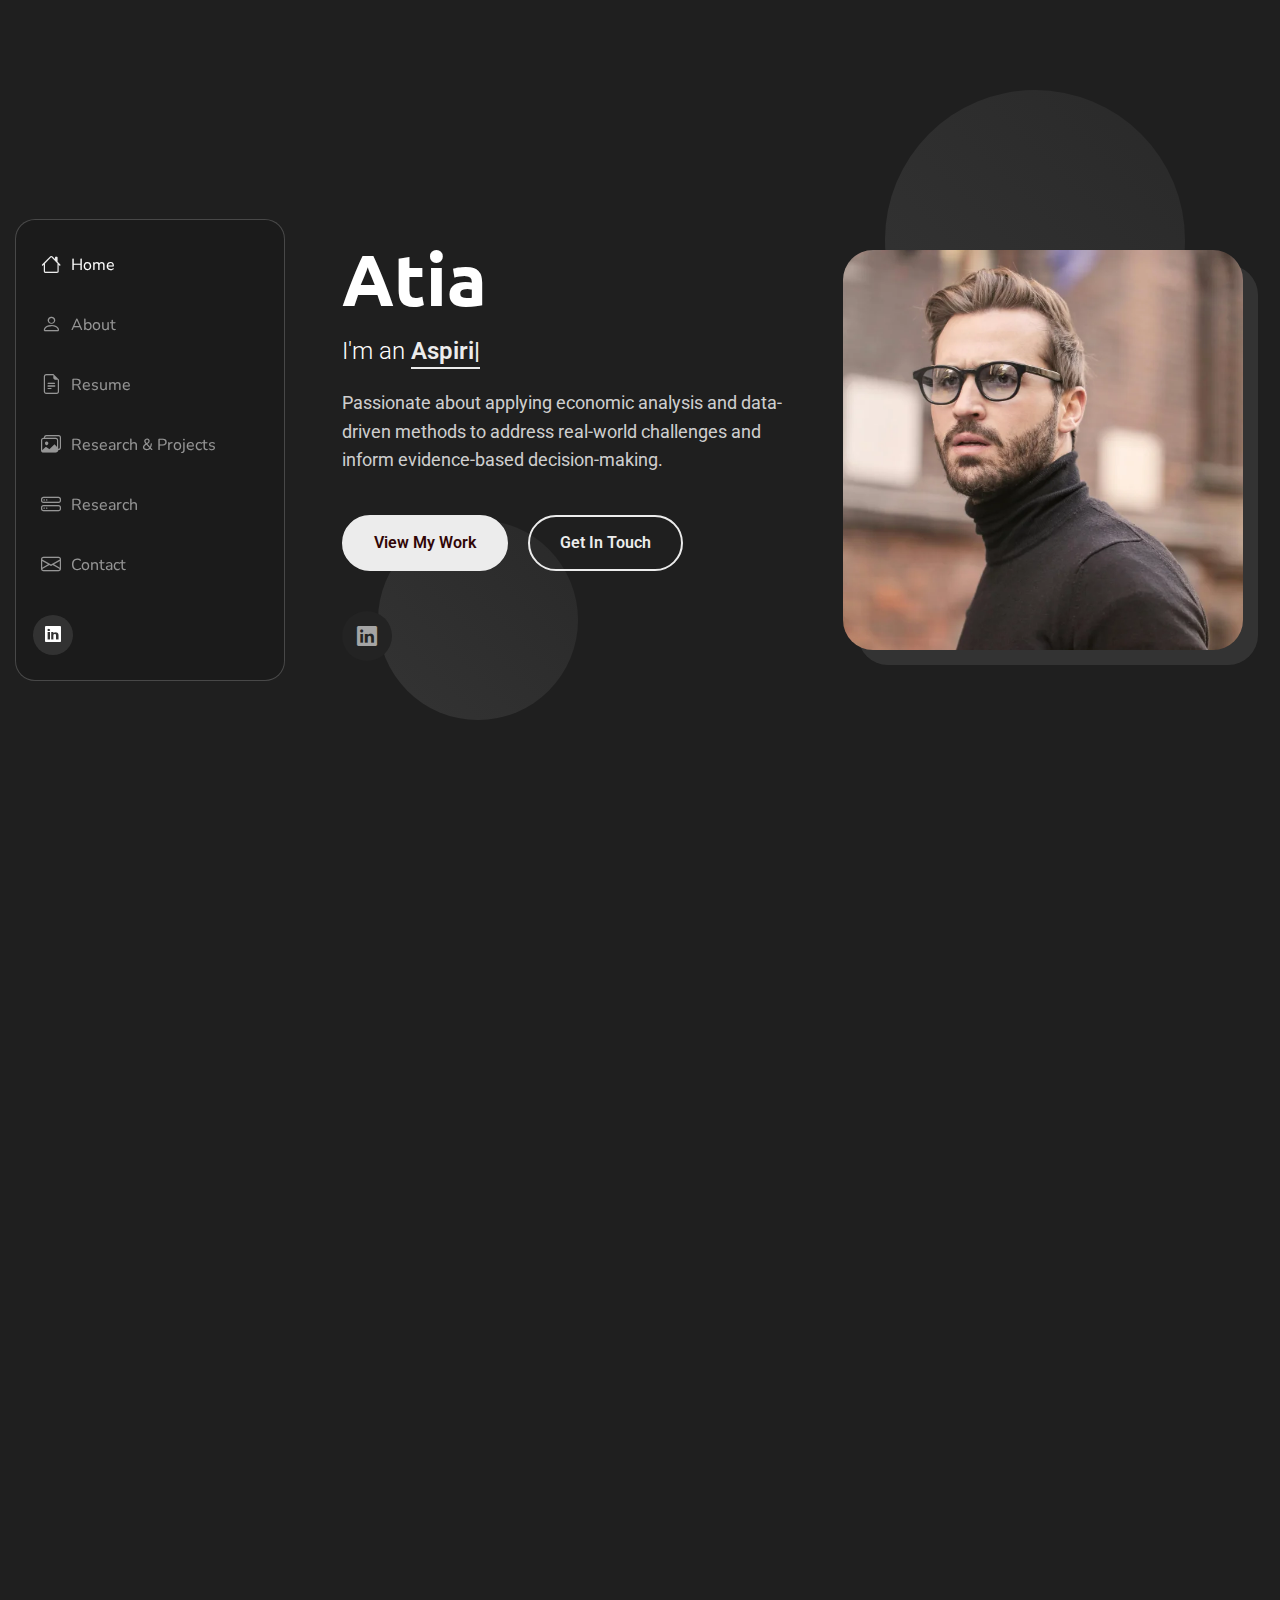
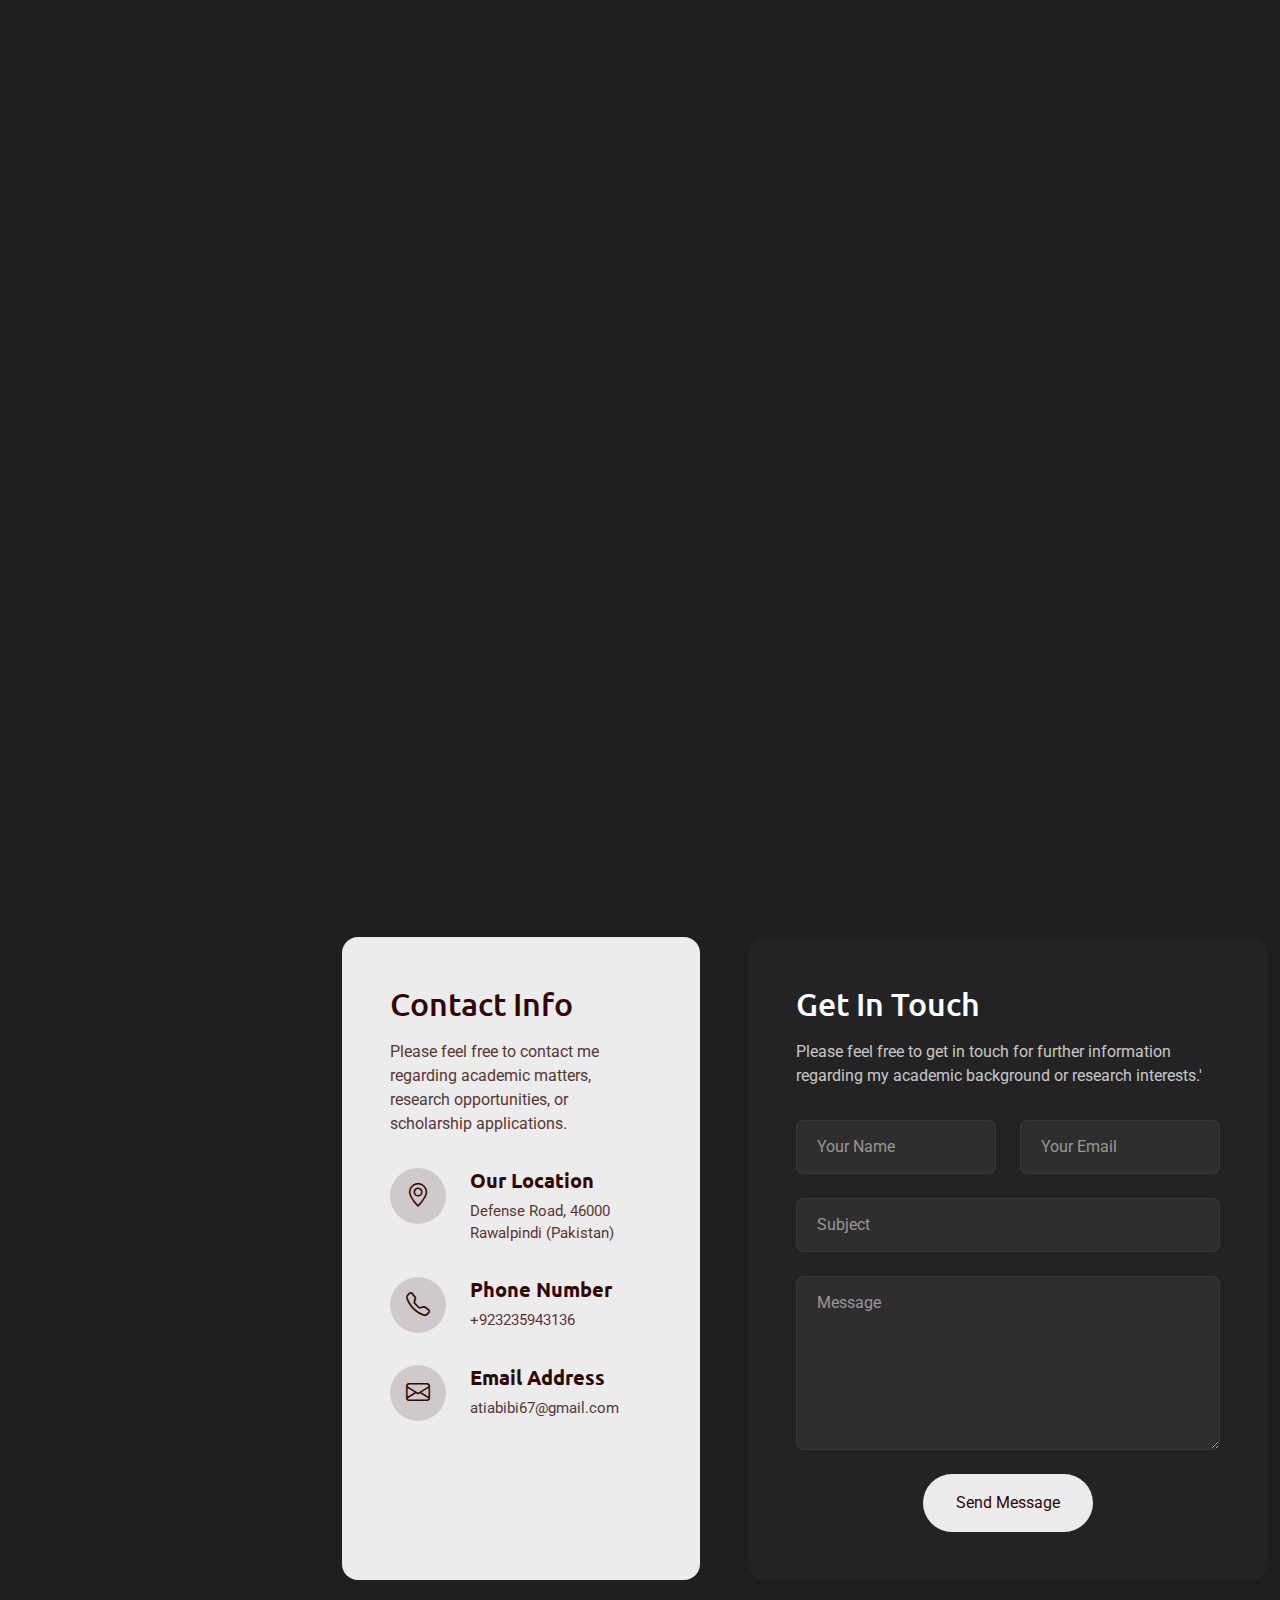
<file: index.html>
<!DOCTYPE html>
<html lang="en">
  <head>
    <meta charset="utf-8" />
    <meta content="width=device-width, initial-scale=1.0" name="viewport" />
    <title>Atia Bibi</title>
    <meta name="description" content="" />
    <meta name="keywords" content="" />
    <link href="assets/img/favicon.png" rel="icon" />
    <link href="assets/img/apple-touch-icon.png" rel="apple-touch-icon" />
    <link href="https://fonts.googleapis.com" rel="preconnect" />
    <link href="https://fonts.gstatic.com" rel="preconnect" crossorigin />
    <link
      href="https://fonts.googleapis.com/css2?family=Roboto:ital,wght@0,100;0,300;0,400;0,500;0,700;0,900;1,100;1,300;1,400;1,500;1,700;1,900&family=Ubuntu:ital,wght@0,300;0,400;0,500;0,700;1,300;1,400;1,500;1,700&family=Nunito:ital,wght@0,200;0,300;0,400;0,500;0,600;0,700;0,800;0,900;1,200;1,300;1,400;1,500;1,600;1,700;1,800;1,900&display=swap"
      rel="stylesheet"
    />
    <link
      href="assets/vendor/bootstrap/css/bootstrap.min.css"
      rel="stylesheet"
    />
    <link
      href="assets/vendor/bootstrap-icons/bootstrap-icons.css"
      rel="stylesheet"
    />
    <link href="assets/vendor/aos/aos.css" rel="stylesheet" />
    <link
      href="assets/vendor/glightbox/css/glightbox.min.css"
      rel="stylesheet"
    />
    <link href="assets/vendor/swiper/swiper-bundle.min.css" rel="stylesheet" />
    <link href="assets/css/main.css" rel="stylesheet" />
  </head>

  <body class="index-page">
    <header
      id="header"
      class="header dark-background d-flex flex-column justify-content-center"
    >
      <i class="header-toggle d-xl-none bi bi-list"></i>

      <div class="header-container d-flex flex-column align-items-start">
        <nav id="navmenu" class="navmenu">
          <ul>
            <li>
              <a href="#hero" class="active"
                ><i class="bi bi-house navicon"></i>Home</a
              >
            </li>
            <li>
              <a href="#about"><i class="bi bi-person navicon"></i> About</a>
            </li>
            <li>
              <a href="#resume"
                ><i class="bi bi-file-earmark-text navicon"></i> Resume</a
              >
            </li>
            <li>
              <a href="#Research&Projects"
                ><i class="bi bi-images navicon"></i> Research & Projects</a
              >
            </li>
            <li>
              <a href="service-details.html"
                ><i class="bi bi-hdd-stack navicon"></i> Research</a
              >
            </li>
            <li>
              <a href="#contact"
                ><i class="bi bi-envelope navicon"></i> Contact</a
              >
            </li>
          </ul>
        </nav>

        <div class="social-links text-center">
          <a
            href="https://www.linkedin.com/in/atia-bibi-6194b524a?utm_source=share&utm_campaign=share_via&utm_content=profile&utm_medium=android_app"
            class="linkedin"
            ><i class="bi bi-linkedin"></i
          ></a>
        </div>
      </div>
    </header>

    <main class="main">
      <!-- Hero Section -->
      <section id="hero" class="hero section">
        <div class="background-elements">
          <div class="bg-circle circle-1"></div>
          <div class="bg-circle circle-2"></div>
        </div>

        <div class="hero-content">
          <div class="container">
            <div class="row align-items-center">
              <div class="col-lg-6" data-aos="fade-right" data-aos-delay="100">
                <div class="hero-text">
                  <h1>Atia</h1>
                  <p class="lead">
                    I'm an
                    <span
                      class="typed"
                      data-typed-items="Aspiring Economic Analyst"
                    ></span>
                  </p>
                  <p class="description">
                    Passionate about applying economic analysis and data-driven
                    methods to address real-world challenges and inform
                    evidence-based decision-making.
                  </p>

                  <div class="hero-actions">
                    <a href="#Research&Projects" class="btn btn-primary"
                      >View My Work</a
                    >
                    <a href="#contact" class="btn btn-outline">Get In Touch</a>
                  </div>

                  <div class="social-links">
                    <a
                      href="https://www.linkedin.com/in/atia-bibi-6194b524a?utm_source=share&utm_campaign=share_via&utm_content=profile&utm_medium=android_app"
                      ><i class="bi bi-linkedin"></i
                    ></a>
                  </div>
                </div>
              </div>

              <div class="col-lg-6" data-aos="fade-left" data-aos-delay="200">
                <div class="hero-visual">
                  <div class="profile-container">
                    <div class="profile-background"></div>
                    <img
                      src="assets/img/profile/profile-2.webp"
                      alt="Alexander Chen"
                      class="profile-image"
                    />
                  </div>
                </div>
              </div>
            </div>
          </div>
        </div>
      </section>
      <!-- /Hero Section -->

      <!-- About Section -->
      <section id="about" class="about section">
        <div class="container" data-aos="fade-up" data-aos-delay="100">
          <div class="row">
            <div class="col-lg-5" data-aos="zoom-in" data-aos-delay="200">
              <div class="profile-card">
                <div class="profile-header">
                  <div class="profile-image">
                    <img
                      src="assets/img/profile/profile-square-3.webp"
                      alt="Profile Image"
                      class="img-fluid"
                    />
                  </div>
                  <div class="profile-badge">
                    <i class="bi bi-check-circle-fill"></i>
                  </div>
                </div>

                <div class="profile-content">
                  <h3>Atia Bibi</h3>
                  <p class="profession">Aspiring Economic Analyst</p>

                  <div class="contact-links">
                    <a href="mailto:atiabibi67@gmail.com" class="contact-item">
                      <i class="bi bi-envelope"></i>
                      atiabibi67@gmail.com
                    </a>
                    <a href="tel:+923235943136" class="contact-item">
                      <i class="bi bi-telephone"></i>
                      +923235943136
                    </a>
                    <a href="#" class="contact-item">
                      <i class="bi bi-geo-alt"></i>
                      Defense Road, 46000 Rawalpindi (Pakistan)
                    </a>
                  </div>
                </div>
              </div>
            </div>

            <div class="col-lg-7" data-aos="fade-left" data-aos-delay="300">
              <div class="about-content">
                <div class="section-header">
                  <span class="badge-text">Get to Know Me</span>
                  <h2>Passionate About Data-Driven Economic Analysis</h2>
                </div>

                <div class="description">
                  <p>
                    I am an Economics graduate with a strong academic interest
                    in data analytics, quantitative research, and sustainable
                    development. My work focuses on applying statistical and
                    economic models to analyze development outcomes,
                    profitability, and policy-relevant indicators.
                  </p>

                  <p>
                    I have experience working with real datasets, developing
                    KPI-based dashboards, and conducting research on renewable
                    energy, sustainable development indices, and economic
                    performance. I am currently seeking scholarship
                    opportunities to further my academic training and research
                    capacity at the postgraduate level.
                  </p>
                </div>

                <div class="details-grid">
                  <div class="detail-row">
                    <div class="detail-item">
                      <span class="detail-label">Experience Level</span>
                      <span class="detail-value"> Mid-Level</span>
                    </div>
                  </div>
                  <div class="detail-row">
                    <div class="detail-item">
                      <span class="detail-label">Education</span>
                      <span class="detail-value">Bachelor’s in Economics</span>
                    </div>
                    <div class="detail-item">
                      <span class="detail-label">Languages</span>
                      <span class="detail-value">English, Urdu</span>
                    </div>
                  </div>
                </div>

                <div class="cta-section">
                  <a href="#" class="btn btn-primary">
                    <i class="bi bi-download"></i>
                    Download Resume
                  </a>
                  <a href="#" class="btn btn-outline">
                    <i class="bi bi-chat-dots"></i>
                    Let's Talk
                  </a>
                </div>
              </div>
            </div>
          </div>
        </div>
      </section>
      <!-- /About Section -->

      <!-- Stats Section -->
      <section id="stats" class="stats section light-background">
        <div class="container" data-aos="fade-up" data-aos-delay="100">
          <div class="row justify-content-center">
            <div class="col-lg-10">
              <div class="stats-wrapper">
                <div class="stats-item" data-aos="zoom-in" data-aos-delay="100">
                  <div class="icon-wrapper">
                    <i class="bi bi-bar-chart-line"></i>
                  </div>
                  <p>Stata</p>
                </div>
                <!-- End Stats Item -->

                <div class="stats-item" data-aos="zoom-in" data-aos-delay="150">
                  <div class="icon-wrapper">
                    <i class="bi bi-graph-up"></i>
                  </div>
                  <p>Eviews</p>
                </div>
                <!-- End Stats Item -->

                <div class="stats-item" data-aos="zoom-in" data-aos-delay="200">
                  <div class="icon-wrapper">
                    <i class="bi bi-clipboard-data"></i>
                  </div>
                  <p>SPSS</p>
                </div>
                <!-- End Stats Item -->

                <div class="stats-item" data-aos="zoom-in" data-aos-delay="250">
                  <div class="icon-wrapper">
                    <i class="bi bi-code-slash"></i>
                  </div>
                  <p>Python</p>
                </div>
                <!-- End Stats Item -->

                <div class="stats-item" data-aos="zoom-in" data-aos-delay="300">
                  <div class="icon-wrapper">
                    <i class="bi bi-pie-chart"></i>
                  </div>
                  <p>Power BI</p>
                </div>
                <!-- End Stats Item -->
              </div>
            </div>
          </div>
        </div>
      </section>
      <!-- /Stats Section -->

      <!-- Skills Section -->
      <section id="skills" class="skills section">
        <!-- Section Title -->
        <div class="container section-title" data-aos="fade-up">
          <h2>Skills</h2>
          <p>
            Skilled in quantitative and qualitative economic analysis,
            time-series & panel data, and forecasting economic indicators.
            Proficient in STATA, EViews, SPSS, Python, and Power BI for
            data-driven research and reporting.
          </p>
        </div>
        <!-- End Section Title -->

        <div class="container" data-aos="fade-up" data-aos-delay="100">
          <div class="row justify-content-center">
            <div class="col-lg-8">
              <div
                class="skills-category"
                data-aos="fade-up"
                data-aos-delay="200"
              >
                <h3>Analytical Expertise</h3>
                <div class="skills-animation">
                  <div class="skill-item">
                    <div
                      class="d-flex justify-content-between align-items-center"
                    >
                      <h4>Time Series Data Analysis</h4>
                      <span class="skill-percentage">95%</span>
                    </div>
                    <div class="progress">
                      <div
                        class="progress-bar"
                        role="progressbar"
                        aria-valuenow="95"
                        aria-valuemin="0"
                        aria-valuemax="100"
                      ></div>
                    </div>
                    <div class="skill-tooltip">
                      Time-series data, Panel data, Correlation, Forecasting
                      economic indicators, Testing long-run relationships
                    </div>
                  </div>

                  <div class="skill-item">
                    <div
                      class="d-flex justify-content-between align-items-center"
                    >
                      <h4>Panel Data Analysis</h4>
                      <span class="skill-percentage">90%</span>
                    </div>
                    <div class="progress">
                      <div
                        class="progress-bar"
                        role="progressbar"
                        aria-valuenow="90"
                        aria-valuemin="0"
                        aria-valuemax="100"
                      ></div>
                    </div>
                    <div class="skill-tooltip">
                      Panel data econometrics, Correlation, Cross-sectional
                      dependence tests, Unit root tests, Regression, interaction
                      effects, robustness checks, Causal analysis
                    </div>
                  </div>

                  <div class="skill-item">
                    <div
                      class="d-flex justify-content-between align-items-center"
                    >
                      <h4>Qualitative Data Analysis</h4>
                      <span class="skill-percentage">90%</span>
                    </div>
                    <div class="progress">
                      <div
                        class="progress-bar"
                        role="progressbar"
                        aria-valuenow="90"
                        aria-valuemin="0"
                        aria-valuemax="100"
                      ></div>
                    </div>
                    <div class="skill-tooltip">
                      Survey data analysis, Descriptive statistics (means,
                      percentages), Hypothesis testing (t-test, ANOVA,
                      chi-square), Reliability tests (Cronbach’s alpha)
                    </div>
                  </div>

                  <div class="skill-item">
                    <div
                      class="d-flex justify-content-between align-items-center"
                    >
                      <h4>Interactive Reports for Insight</h4>
                      <span class="skill-percentage">90%</span>
                    </div>
                    <div class="progress">
                      <div
                        class="progress-bar"
                        role="progressbar"
                        aria-valuenow="90"
                        aria-valuemin="0"
                        aria-valuemax="100"
                      ></div>
                    </div>
                    <div class="skill-tooltip">
                      Dashboards and charts, Trend comparison, Policy and
                      business reporting, Presenting results clearly
                    </div>
                  </div>
                </div>
              </div>
            </div>
          </div>
        </div>
      </section>
      <!-- /Skills Section -->

      <!-- Resume Section -->
      <section id="resume" class="resume section">
        <!-- Section Title -->
        <div class="container section-title" data-aos="fade-up">
          <h2>Resume</h2>
          <p>
            Economics graduate & data analyst with experience in time-series and
            panel data, forecasting, and data-driven research.
          </p>
        </div>
        <!-- End Section Title -->

        <div class="container" data-aos="fade-up" data-aos-delay="100">
          <div class="row gy-4">
            <!-- Left column with summary and contact -->
            <div class="col-lg-4">
              <div
                class="resume-side"
                data-aos="fade-right"
                data-aos-delay="100"
              >
                <div class="profile-img mb-4">
                  <img
                    src="assets/img/profile/profile-square-2.webp"
                    alt="Profile"
                    class="img-fluid rounded"
                  />
                </div>

                <h3>Professional Summary</h3>
                <p>
                  I am an Economics graduate and data analyst with a strong
                  foundation in quantitative and qualitative research methods.
                  My academic and professional work focuses on applying economic
                  theory, econometrics, and data analytics to real-world policy
                  and business problems. I have experience working with
                  time-series and panel data, survey analysis, forecasting, and
                  performance analytics, and I enjoy translating data into
                  actionable insights.
                </p>

                <h3 class="mt-4">Contact Information</h3>
                <ul class="contact-info list-unstyled">
                  <li>
                    <i class="bi bi-geo-alt"></i> Defense Road, 46000 Rawalpindi
                    (Pakistan)
                  </li>
                  <li><i class="bi bi-envelope"></i>atiabibi67@gmail.com</li>
                  <li><i class="bi bi-phone"></i> +923235943136</li>
                  <li>
                    <i class="bi bi-linkedin"></i>
                    https://www.linkedin.com/in/atia-bibi-6194b524a
                  </li>
                </ul>

                <div class="skills-animation mt-4">
                  <h3>Technical Skills</h3>
                  <div class="skill-item">
                    <div class="d-flex justify-content-between">
                      <span>Time Series Data Analysis</span>
                      <span>95%</span>
                    </div>
                    <div class="progress">
                      <div
                        class="progress-bar"
                        role="progressbar"
                        aria-valuenow="95"
                        aria-valuemin="0"
                        aria-valuemax="100"
                      ></div>
                    </div>
                  </div>

                  <div class="skill-item">
                    <div class="d-flex justify-content-between">
                      <span>Panel Data Analysis</span>
                      <span>90%</span>
                    </div>
                    <div class="progress">
                      <div
                        class="progress-bar"
                        role="progressbar"
                        aria-valuenow="90"
                        aria-valuemin="0"
                        aria-valuemax="100"
                      ></div>
                    </div>
                  </div>

                  <div class="skill-item">
                    <div class="d-flex justify-content-between">
                      <span>Qualitative Data Analysis</span>
                      <span>90%</span>
                    </div>
                    <div class="progress">
                      <div
                        class="progress-bar"
                        role="progressbar"
                        aria-valuenow="90"
                        aria-valuemin="0"
                        aria-valuemax="100"
                      ></div>
                    </div>
                  </div>

                  <div class="skill-item">
                    <div class="d-flex justify-content-between">
                      <span>Interactive Reports for Insight</span>
                      <span>90%</span>
                    </div>
                    <div class="progress">
                      <div
                        class="progress-bar"
                        role="progressbar"
                        aria-valuenow="90"
                        aria-valuemin="0"
                        aria-valuemax="100"
                      ></div>
                    </div>
                  </div>
                </div>
              </div>
            </div>

            <!-- Right column with experience and education -->
            <div class="col-lg-8 ps-4 ps-lg-5">
              <!-- Experience Section -->
              <div class="resume-section" data-aos="fade-up">
                <h3>
                  <i class="bi bi-briefcase me-2"></i>Professional Experience
                </h3>

                <div class="resume-item">
                  <h4>Data Analyst</h4>
                  <h5>23/01/2025 – Current</h5>
                  <p class="company">
                    <i class="bi bi-building"></i> Translation Empire (UK-based)
                    – Pakistan
                  </p>
                  <p>
                    Website:
                    <a href="https://translation-empire.pk/" target="_blank"
                      >https://translation-empire.pk/</a
                    >
                  </p>
                </div>

                <div class="resume-item">
                  <h4>
                    Data Enumerator & Analyst
                    <small style="color: #0d6efd"
                      ><i class="bi bi-paperclip"></i
                      ><a
                        href="https://drive.google.com/file/d/15uSaS_ELEbajIcUWm50tg_0CoupnvZiN/view"
                        target="_blank"
                      >
                        Click to view attachment</a
                      ></small
                    >
                  </h4>
                  <h5>27/08/2024 – 27/10/2024</h5>
                  <p class="company">
                    <i class="bi bi-building"></i> PIDE & RASTA-Funded Research
                    Project
                  </p>
                </div>

                <div class="resume-item">
                  <h4>Freelancing with WritersPK As a Research Analyst</h4>
                  <h5>05/06/2023 – 15/01/2025</h5>
                </div>

                <div class="resume-item">
                  <h4>
                    Internship at FBR
                    <small style="color: #0d6efd"
                      ><i class="bi bi-paperclip"></i><a
                      href="https://drive.google.com/file/d/1lAQxCOwBuQqRsHQAgDKVjxnBhR4gDllq/view?usp=drive_link"
                      target="_blank"
                      > Click to view
                      attachment</a
                    ></small
                    >
                  </h4>
                  <h5>01/08/2023 – 13/09/2023</h5>
                  <p class="company">
                    <i class="bi bi-building"></i> Federal Board of Revenue
                    (FBR) – Rawalpindi, Pakistan
                  </p>
                </div>

                <div class="resume-item">
                  <h4>
                   Internship at ISPR
                    <small style="color: #0d6efd"
                      ><i class="bi bi-paperclip"></i> <a
                      href="https://drive.google.com/file/d/1HqebTE3Yf09gq8F2Z3BJp-ybdIwnYHR2/view?usp=drive_link"
                      target="_blank"
                      >
                       Click to view
                      attachment</a
                    >
                      </small
                    >
                  </h4>
                  <h5>22/07/2024 – 20/08/2024</h5>
                  <p class="company">
                    <i class="bi bi-building"></i> Inter Service Public
                    Relations (ISPR) – Rawalpindi, Pakistan
                  </p>
                </div>
              </div>

              <!-- Education Section -->
              <div
                class="resume-section"
                data-aos="fade-up"
                data-aos-delay="100"
              >
                <h3><i class="bi bi-mortarboard me-2"></i>Education</h3>

                <div class="resume-item">
                  <h4>Bachelors In Economics</h4>
                  <h5>2020 - 2025</h5>
                  <p class="company">
                    <i class="bi bi-building"></i> Fatima Jinnah Women
                    University, Rawalpindi, Pakistan
                  </p>
                  <p>
                    Studied economic theory, quantitative methods, and policy
                    analysis to understand how markets, governments, and
                    societies allocate resources. Developed skills in data
                    analysis, critical thinking, and evidence-based
                    decision-making.
                  </p>
                </div>
              </div>

              <!-- Certifications Section -->
              <div
                class="resume-section"
                data-aos="fade-up"
                data-aos-delay="200"
              >
                <h3><i class="bi bi-award me-2"></i>Honor & Reward</h3>

                <div class="resume-item">
                  <h4>Gold Medalist</h4>
                  <h5>2025</h5>
                </div>
              </div>

              <!-- Certifications Section -->
              <div
                class="resume-section"
                data-aos="fade-up"
                data-aos-delay="200"
              >
                <h3><i class="bi bi-tools me-2"></i>Traning</h3>

                <div class="resume-item">
                  <h4>
                    BIG DATA ANALYTICS COURSE
                    <small style="color: #0d6efd"
                      ><i class="bi bi-paperclip"></i> <a
                      href="https://drive.google.com/file/d/1ijj1swPntx80oUq_3ftq5ETMYDIGVcPP/view?usp=drive_link"
                      target="_blank"
                      >
                      Click to view
                      attachment
                      </a>
                      </small
                    >
                  </h4>
                  <p>
                    In my Big Data Analytics course, I gained practical skills
                    in collecting, cleaning, and analyzing large datasets,
                    applying tools like Python, SQL, and visualization software.
                    I learned to identify patterns, trends, and correlations in
                    complex data, which is essential for data-driven
                    decision-making.
                  </p>
                </div>

                <div class="resume-item">
                  <h4>
                    Workshop on The Philosophy and Techniques for
                      Quantitative Research
                    <small style="color: #0d6efd"
                      ><i class="bi bi-paperclip"></i><a
                      href="https://drive.google.com/file/d/1gkehiTa_YSf3enHDcfrCtofzYUCgq8ez/view?usp=drive_link"
                      target="_blank"
                      >
                       Click to view
                      attachment
                      </a>
                      </small
                    >
                  </h4>
                  <p>
                    Gained practical skills in framing research questions,
                    collecting reliable data, and applying basic statistical
                    analysis. Learned to interpret results critically and apply
                    quantitative methods to analyze economic trends and policy
                    impacts.
                  </p>
                </div>
              </div>
            </div>
          </div>
        </div>
      </section>
      <!-- /Resume Section -->

      <!-- Research & Projects Section -->
      <section id="Research&Projects" class="portfolio section">
        <!-- Section Title -->
        <div class="container section-title" data-aos="fade-up">
          <h2>Research & Projects</h2>
          <p>
            “Selected projects demonstrating economic analysis, data
            visualization, and actionable insights.”
          </p>
        </div>
        <!-- End Section Title -->

        <div class="container" data-aos="fade-up" data-aos-delay="100">
          <div
            class="isotope-layout"
            data-default-filter="*"
            data-layout="masonry"
            data-sort="original-order"
          >
            <div class="row">
              <div class="col-lg-3 filter-sidebar">
                <div
                  class="filters-wrapper"
                  data-aos="fade-right"
                  data-aos-delay="150"
                >
                  <ul class="portfolio-filters isotope-filters">
                    <li data-filter="*" class="filter-active">All Projects</li>
                    <li data-filter=".filter-financial-competition">
                      Financial Competition
                    </li>
                    <li data-filter=".filter-business-analysis">
                      Business Analysis
                    </li>
                  </ul>
                </div>
              </div>

              <div class="col-lg-9">
                <div
                  class="row gy-4 portfolio-container isotope-container"
                  data-aos="fade-up"
                  data-aos-delay="200"
                >
                  <div
                    class="col-lg-6 col-md-6 portfolio-item isotope-item filter-financial-competition"
                  >
                    <div class="portfolio-wrap">
                      <img
                        src="assets/img/cbdc.jpg"
                        class="img-fluid"
                        alt="Portfolio Image"
                        loading="lazy"
                      />
                      <div class="portfolio-info">
                        <div class="content">
                          <span class="category">Financial Competition</span>
                          <h4 class="text-white">
                            Examining the Impact of Central Bank Digital
                            Currencies (CBDCs)
                          </h4>
                          <div class="portfolio-links">
                            <a
                              href="assets/img/cbdc.jpg"
                              class="glightbox"
                              title="Examining the Impact of Central Bank Digital Currencies (CBDCs)"
                              ><i class="bi bi-plus-lg"></i
                            ></a>
                            <a href="cbdc.html" title="More Details"
                              ><i class="bi bi-arrow-right"></i
                            ></a>
                          </div>
                        </div>
                      </div>
                    </div>
                  </div>

                  <div
                    class="col-lg-6 col-md-6 portfolio-item isotope-item filter-business-analysis"
                  >
                    <div class="portfolio-wrap">
                      <img
                        src="assets/img/project.png"
                        class="img-fluid"
                        alt="Portfolio Image"
                        loading="lazy"
                      />
                      <div class="portfolio-info">
                        <div class="content">
                          <span class="category">Business Analysis</span>
                          <h4 class="text-white">
                            Profit Margin and Comission Dasboard Report
                          </h4>
                          <div class="portfolio-links">
                            <a
                              href="assets/img/project.png"
                              class="glightbox"
                              title="Profit-Margin-and-Comission-Dasboard-Report"
                              ><i class="bi bi-plus-lg"></i
                            ></a>
                            <a
                              href="business-analysis.html"
                              title="More Details"
                              ><i class="bi bi-arrow-right"></i
                            ></a>
                          </div>
                        </div>
                      </div>
                    </div>
                  </div>
                </div>
                <!-- End Portfolio Container -->
              </div>
            </div>
          </div>
        </div>
      </section>
      <!-- /Portfolio Section -->

      <!-- Contact Section -->
      <section id="contact" class="contact section">
        <!-- Section Title -->
        <div class="container section-title" data-aos="fade-up">
          <h2>Contact</h2>
        </div>
        <!-- End Section Title -->

        <div class="container">
          <div class="row g-4 g-lg-5">
            <div class="col-lg-5">
              <div class="info-box">
                <h3>Contact Info</h3>
                <p>
                  Please feel free to contact me regarding academic matters,
                  research opportunities, or scholarship applications.
                </p>

                <div class="info-item">
                  <div class="icon-box">
                    <i class="bi bi-geo-alt"></i>
                  </div>
                  <div class="content">
                    <h4>Our Location</h4>
                    <p>Defense Road, 46000 Rawalpindi (Pakistan)</p>
                  </div>
                </div>

                <div class="info-item">
                  <div class="icon-box">
                    <i class="bi bi-telephone"></i>
                  </div>
                  <div class="content">
                    <h4>Phone Number</h4>
                    <p>+923235943136</p>
                  </div>
                </div>

                <div class="info-item">
                  <div class="icon-box">
                    <i class="bi bi-envelope"></i>
                  </div>
                  <div class="content">
                    <h4>Email Address</h4>
                    <p>atiabibi67@gmail.com</p>
                  </div>
                </div>
              </div>
            </div>

            <div class="col-lg-7">
              <div class="contact-form">
                <h3>Get In Touch</h3>
                <p>
                  Please feel free to get in touch for further information
                  regarding my academic background or research interests.'
                </p>

                <form
                  action="forms/contact.php"
                  method="post"
                  class="php-email-form"
                >
                  <div class="row gy-4">
                    <div class="col-md-6">
                      <input
                        type="text"
                        name="name"
                        class="form-control"
                        placeholder="Your Name"
                        required=""
                      />
                    </div>

                    <div class="col-md-6">
                      <input
                        type="email"
                        class="form-control"
                        name="email"
                        placeholder="Your Email"
                        required=""
                      />
                    </div>

                    <div class="col-12">
                      <input
                        type="text"
                        class="form-control"
                        name="subject"
                        placeholder="Subject"
                        required=""
                      />
                    </div>

                    <div class="col-12">
                      <textarea
                        class="form-control"
                        name="message"
                        rows="6"
                        placeholder="Message"
                        required=""
                      ></textarea>
                    </div>

                    <div class="col-12 text-center">
                      <div class="loading">Loading</div>
                      <div class="error-message"></div>
                      <div class="sent-message">
                        Your message has been sent. Thank you!
                      </div>

                      <button type="submit" class="btn">Send Message</button>
                    </div>
                  </div>
                </form>
              </div>
            </div>
          </div>
        </div>
      </section>
      <!-- /Contact Section -->
    </main>

    <!-- Scroll Top -->
    <a
      href="#"
      id="scroll-top"
      class="scroll-top d-flex align-items-center justify-content-center"
      ><i class="bi bi-arrow-up-short"></i
    ></a>

    <!-- Preloader -->
    <div id="preloader"></div>

    <!-- Vendor JS Files -->
    <script src="assets/vendor/bootstrap/js/bootstrap.bundle.min.js"></script>
    <script src="assets/vendor/php-email-form/validate.js"></script>
    <script src="assets/vendor/aos/aos.js"></script>
    <script src="assets/vendor/typed.js/typed.umd.js"></script>
    <script src="assets/vendor/purecounter/purecounter_vanilla.js"></script>
    <script src="assets/vendor/waypoints/noframework.waypoints.js"></script>
    <script src="assets/vendor/isotope-layout/isotope.pkgd.min.js"></script>
    <script src="assets/vendor/imagesloaded/imagesloaded.pkgd.min.js"></script>
    <script src="assets/vendor/glightbox/js/glightbox.min.js"></script>
    <script src="assets/vendor/swiper/swiper-bundle.min.js"></script>

    <!-- Main JS File -->
    <script src="assets/js/main.js"></script>
  </body>
</html>
</file>
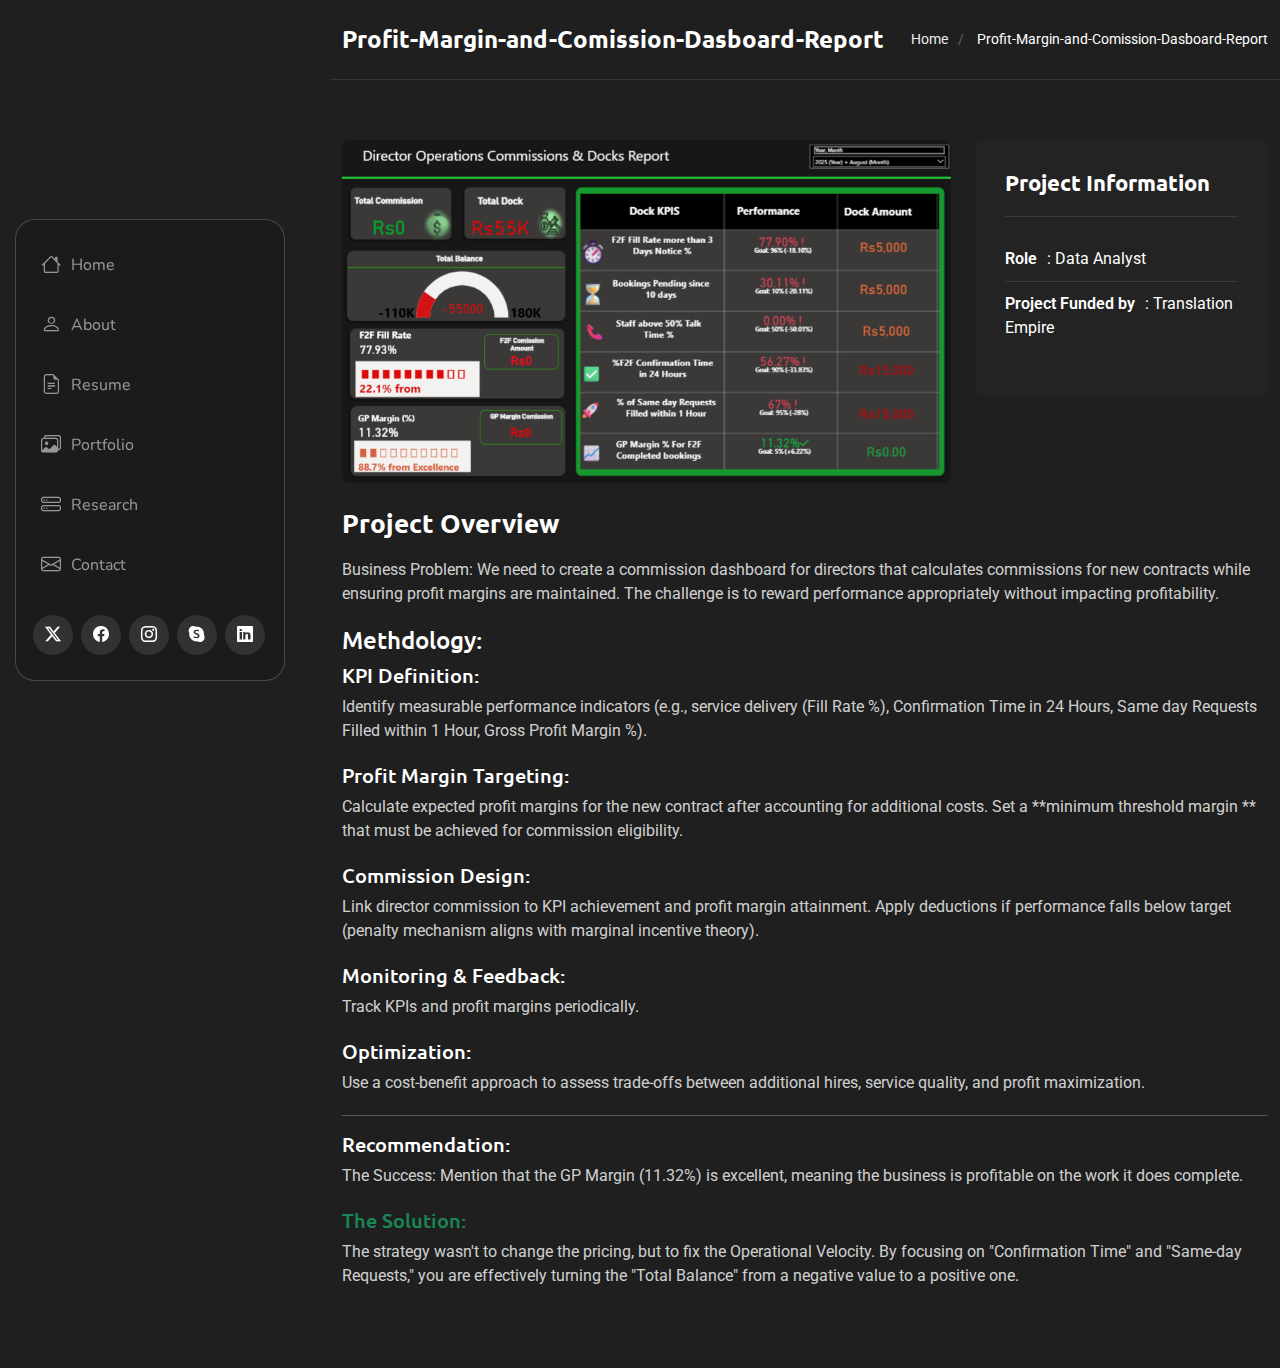
<file: business-analysis.html>
<!DOCTYPE html>
<html lang="en">
  <head>
    <meta charset="utf-8" />
    <meta content="width=device-width, initial-scale=1.0" name="viewport" />
    <title>Portfolio Details - SnapFolio Bootstrap Template</title>
    <meta name="description" content="" />
    <meta name="keywords" content="" />

    <!-- Favicons -->
    <link href="assets/img/favicon.png" rel="icon" />
    <link href="assets/img/apple-touch-icon.png" rel="apple-touch-icon" />

    <!-- Fonts -->
    <link href="https://fonts.googleapis.com" rel="preconnect" />
    <link href="https://fonts.gstatic.com" rel="preconnect" crossorigin />
    <link
      href="https://fonts.googleapis.com/css2?family=Roboto:ital,wght@0,100;0,300;0,400;0,500;0,700;0,900;1,100;1,300;1,400;1,500;1,700;1,900&family=Ubuntu:ital,wght@0,300;0,400;0,500;0,700;1,300;1,400;1,500;1,700&family=Nunito:ital,wght@0,200;0,300;0,400;0,500;0,600;0,700;0,800;0,900;1,200;1,300;1,400;1,500;1,600;1,700;1,800;1,900&display=swap"
      rel="stylesheet"
    />

    <!-- Vendor CSS Files -->
    <link
      href="assets/vendor/bootstrap/css/bootstrap.min.css"
      rel="stylesheet"
    />
    <link
      href="assets/vendor/bootstrap-icons/bootstrap-icons.css"
      rel="stylesheet"
    />
    <link href="assets/vendor/aos/aos.css" rel="stylesheet" />
    <link
      href="assets/vendor/glightbox/css/glightbox.min.css"
      rel="stylesheet"
    />
    <link href="assets/vendor/swiper/swiper-bundle.min.css" rel="stylesheet" />

    <!-- Main CSS File -->
    <link href="assets/css/main.css" rel="stylesheet" />

    <!-- =======================================================
  * Template Name: SnapFolio
  * Template URL: https://bootstrapmade.com/snapfolio-bootstrap-portfolio-template/
  * Updated: Jul 21 2025 with Bootstrap v5.3.7
  * Author: BootstrapMade.com
  * License: https://bootstrapmade.com/license/
  ======================================================== -->
  </head>

  <body class="portfolio-details-page">
    <header
      id="header"
      class="header dark-background d-flex flex-column justify-content-center"
    >
      <i class="header-toggle d-xl-none bi bi-list"></i>

      <div class="header-container d-flex flex-column align-items-start">
        <nav id="navmenu" class="navmenu">
          <ul>
            <li>
              <a href="index.html"><i class="bi bi-house navicon"></i>Home</a>
            </li>
            <li>
              <a href="#about"><i class="bi bi-person navicon"></i> About</a>
            </li>
            <li>
              <a href="#resume"
                ><i class="bi bi-file-earmark-text navicon"></i> Resume</a
              >
            </li>
            <li>
              <a href="#portfolio"
                ><i class="bi bi-images navicon"></i> Portfolio</a
              >
            </li>
            <li>
              <a href="service-details.html"
                ><i class="bi bi-hdd-stack navicon"></i> Research</a
              >
            </li>
            <li>
              <a href="#contact"
                ><i class="bi bi-envelope navicon"></i> Contact</a
              >
            </li>
          </ul>
        </nav>

        <div class="social-links text-center">
          <a href="#" class="twitter"><i class="bi bi-twitter-x"></i></a>
          <a href="#" class="facebook"><i class="bi bi-facebook"></i></a>
          <a href="#" class="instagram"><i class="bi bi-instagram"></i></a>
          <a href="#" class="google-plus"><i class="bi bi-skype"></i></a>
          <a href="#" class="linkedin"><i class="bi bi-linkedin"></i></a>
        </div>
      </div>
    </header>

    <main class="main">
      <!-- Page Title -->
      <div class="page-title dark-background">
        <div
          class="container d-lg-flex justify-content-between align-items-center"
        >
          <h1 class="mb-2 mb-lg-0">
            Profit-Margin-and-Comission-Dasboard-Report
          </h1>
          <nav class="breadcrumbs">
            <ol>
              <li><a href="index.html">Home</a></li>
              <li class="current">
                Profit-Margin-and-Comission-Dasboard-Report
              </li>
            </ol>
          </nav>
        </div>
      </div>
      <!-- End Page Title -->

      <!-- Profit-Margin-and-Comission-Dasboard-Report Section -->
      <section id="portfolio-details" class="portfolio-details section">
        <div class="container" data-aos="fade-up" data-aos-delay="100">
          <div class="row gy-4">
            <div class="col-lg-8">
              <div class="portfolio-details-slider swiper init-swiper">
                <script type="application/json" class="swiper-config">
                  {
                    "loop": true,
                    "speed": 600,
                    "autoplay": {
                      "delay": 5000
                    },
                    "slidesPerView": "auto",
                    "pagination": {
                      "el": ".swiper-pagination",
                      "type": "bullets",
                      "clickable": true
                    }
                  }
                </script>

                <div class="swiper-wrapper align-items-center">
                  <div class="swiper-slide">
                    <img
                      src="assets/img/project.png"
                      alt="Portfolio Image"
                      class="img-fluid"
                      loading="lazy"
                    />
                  </div>
                </div>
                <div class="swiper-pagination"></div>
              </div>
            </div>

            <div class="col-lg-4">
              <div
                class="portfolio-info"
                data-aos="fade-left"
                data-aos-delay="200"
              >
                <h3>Project Information</h3>
                <ul>
                  <li><strong>Role</strong>: Data Analyst </li>
                  <!-- <li><strong>Client</strong>: Victoria Technologies</li> -->
                  <li><strong>Project Funded by</strong>: Translation Empire</li>
                  <!-- <li><strong>Project URL</strong>: <a href="#" target="_blank">www.example.com</a></li> -->
                </ul>
              </div>
            </div>

            <div class="col-lg-12">
              <div
                class="portfolio-description"
                data-aos="fade-up"
                data-aos-delay="300"
              >
                <h2>Project Overview</h2>
                <p>
                  Business Problem: We need to create a commission dashboard for
                  directors that calculates commissions for new contracts while
                  ensuring profit margins are maintained. The challenge is to
                  reward performance appropriately without impacting
                  profitability.
                </p>
                <h4>Methdology:</h4>
                <h5>KPI Definition:</h5>
                <p>
                  Identify measurable performance indicators (e.g., service
                  delivery (Fill Rate %), Confirmation Time in 24 Hours, Same
                  day Requests Filled within 1 Hour, Gross Profit Margin %).
                </p>

                <h5>Profit Margin Targeting:</h5>
                <p>
                  Calculate expected profit margins for the new contract after
                  accounting for additional costs. Set a **minimum threshold
                  margin ** that must be achieved for commission eligibility.
                </p>

                <h5>Commission Design:</h5>
                <p>
                  Link director commission to KPI achievement and profit margin
                  attainment. Apply deductions if performance falls below target
                  (penalty mechanism aligns with marginal incentive theory).
                </p>

                <h5>Monitoring & Feedback:</h5>
                <p>Track KPIs and profit margins periodically.</p>

                <h5>Optimization:</h5>
                <p>
                  Use a cost-benefit approach to assess trade-offs between
                  additional hires, service quality, and profit maximization.
                </p>
                <hr />
                <h5>Recommendation:</h5>
                <p>
                  The Success: Mention that the GP Margin (11.32%) is excellent,
                  meaning the business is profitable on the work it does
                  complete.
                </p>

                <h5 class="text-success">The Solution:</h5>
                <p>
                  The strategy wasn't to change the pricing, but to fix the
                  Operational Velocity. By focusing on "Confirmation Time" and
                  "Same-day Requests," you are effectively turning the "Total
                  Balance" from a negative value to a positive one.
                </p>
              </div>
            </div>
          </div>
        </div>
      </section>
      <!-- /Portfolio Details Section -->
    </main>
    <!-- Scroll Top -->
    <a
      href="#"
      id="scroll-top"
      class="scroll-top d-flex align-items-center justify-content-center"
      ><i class="bi bi-arrow-up-short"></i
    ></a>

    <!-- Preloader -->
    <div id="preloader"></div>

    <!-- Vendor JS Files -->
    <script src="assets/vendor/bootstrap/js/bootstrap.bundle.min.js"></script>
    <script src="assets/vendor/php-email-form/validate.js"></script>
    <script src="assets/vendor/aos/aos.js"></script>
    <script src="assets/vendor/typed.js/typed.umd.js"></script>
    <script src="assets/vendor/purecounter/purecounter_vanilla.js"></script>
    <script src="assets/vendor/waypoints/noframework.waypoints.js"></script>
    <script src="assets/vendor/isotope-layout/isotope.pkgd.min.js"></script>
    <script src="assets/vendor/imagesloaded/imagesloaded.pkgd.min.js"></script>
    <script src="assets/vendor/glightbox/js/glightbox.min.js"></script>
    <script src="assets/vendor/swiper/swiper-bundle.min.js"></script>

    <!-- Main JS File -->
    <script src="assets/js/main.js"></script>
  </body>
</html>
</file>
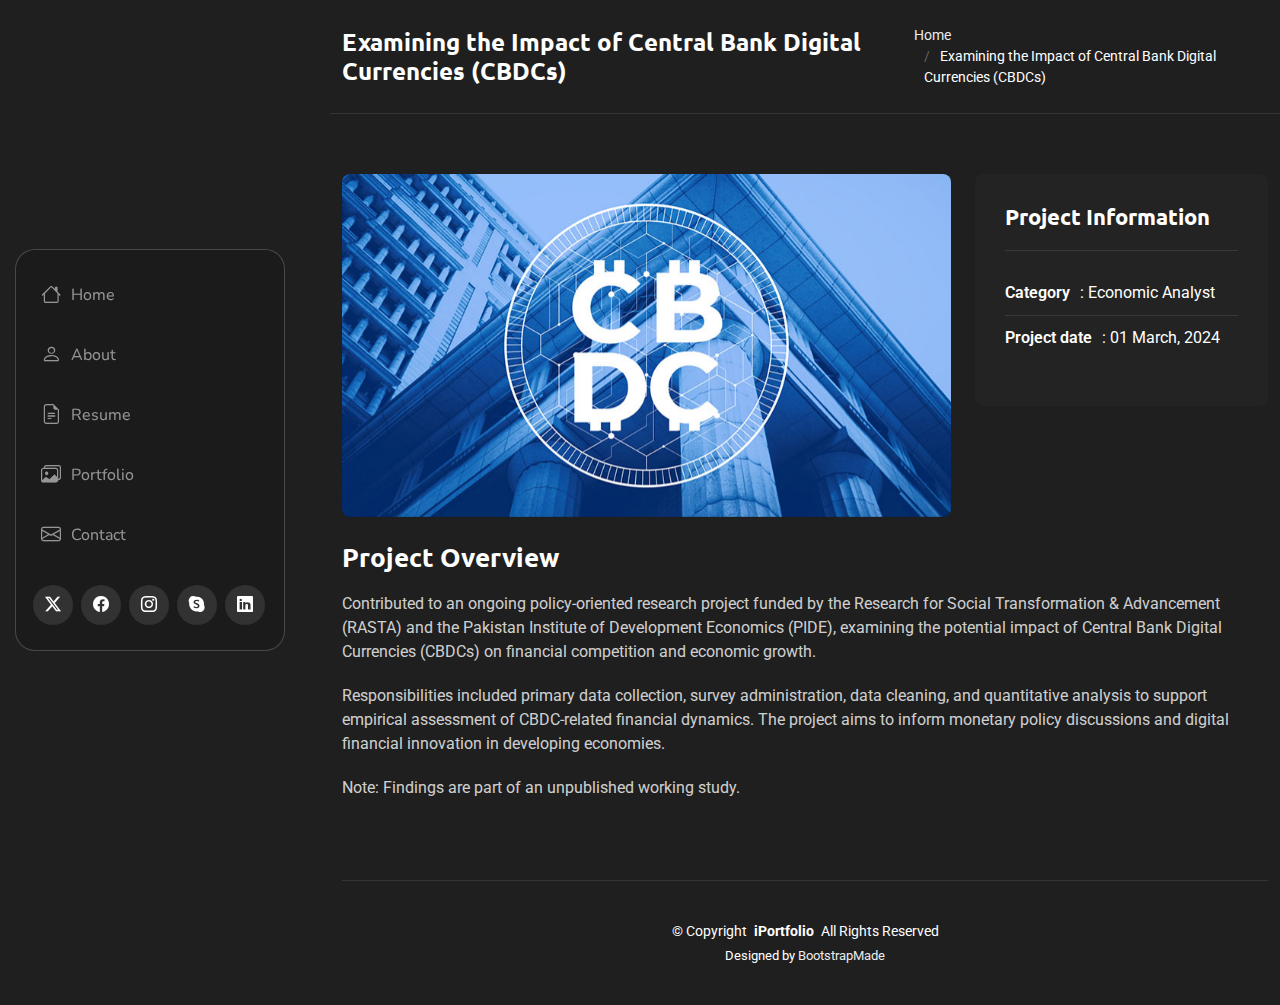
<file: cbdc.html>
<!DOCTYPE html>
<html lang="en">

<head>
  <meta charset="utf-8">
  <meta content="width=device-width, initial-scale=1.0" name="viewport">
  <title>Portfolio Details - SnapFolio Bootstrap Template</title>
  <meta name="description" content="">
  <meta name="keywords" content="">

  <!-- Favicons -->
  <link href="assets/img/favicon.png" rel="icon">
  <link href="assets/img/apple-touch-icon.png" rel="apple-touch-icon">

  <!-- Fonts -->
  <link href="https://fonts.googleapis.com" rel="preconnect">
  <link href="https://fonts.gstatic.com" rel="preconnect" crossorigin>
  <link href="https://fonts.googleapis.com/css2?family=Roboto:ital,wght@0,100;0,300;0,400;0,500;0,700;0,900;1,100;1,300;1,400;1,500;1,700;1,900&family=Ubuntu:ital,wght@0,300;0,400;0,500;0,700;1,300;1,400;1,500;1,700&family=Nunito:ital,wght@0,200;0,300;0,400;0,500;0,600;0,700;0,800;0,900;1,200;1,300;1,400;1,500;1,600;1,700;1,800;1,900&display=swap" rel="stylesheet">

  <!-- Vendor CSS Files -->
  <link href="assets/vendor/bootstrap/css/bootstrap.min.css" rel="stylesheet">
  <link href="assets/vendor/bootstrap-icons/bootstrap-icons.css" rel="stylesheet">
  <link href="assets/vendor/aos/aos.css" rel="stylesheet">
  <link href="assets/vendor/glightbox/css/glightbox.min.css" rel="stylesheet">
  <link href="assets/vendor/swiper/swiper-bundle.min.css" rel="stylesheet">

  <!-- Main CSS File -->
  <link href="assets/css/main.css" rel="stylesheet">

  <!-- =======================================================
  * Template Name: SnapFolio
  * Template URL: https://bootstrapmade.com/snapfolio-bootstrap-portfolio-template/
  * Updated: Jul 21 2025 with Bootstrap v5.3.7
  * Author: BootstrapMade.com
  * License: https://bootstrapmade.com/license/
  ======================================================== -->
</head>

<body class="portfolio-details-page">

  <header id="header" class="header dark-background d-flex flex-column justify-content-center">
    <i class="header-toggle d-xl-none bi bi-list"></i>

    <div class="header-container d-flex flex-column align-items-start">
      <nav id="navmenu" class="navmenu">
        <ul>
          <li><a href="index.html"><i class="bi bi-house navicon"></i>Home</a></li>
          <li><a href="#about"><i class="bi bi-person navicon"></i> About</a></li>
          <li><a href="#resume"><i class="bi bi-file-earmark-text navicon"></i> Resume</a></li>
          <li><a href="#portfolio"><i class="bi bi-images navicon"></i> Portfolio</a></li>
          <li><a href="#contact"><i class="bi bi-envelope navicon"></i> Contact</a></li>
        </ul>
      </nav>

      <div class="social-links text-center">
        <a href="#" class="twitter"><i class="bi bi-twitter-x"></i></a>
        <a href="#" class="facebook"><i class="bi bi-facebook"></i></a>
        <a href="#" class="instagram"><i class="bi bi-instagram"></i></a>
        <a href="#" class="google-plus"><i class="bi bi-skype"></i></a>
        <a href="#" class="linkedin"><i class="bi bi-linkedin"></i></a>
      </div>

    </div>

  </header>

  <main class="main">

    <!-- Page Title -->
    <div class="page-title dark-background">
      <div class="container d-lg-flex justify-content-between align-items-center">
        <h1 class="mb-2 mb-lg-0">Examining the Impact of Central Bank Digital Currencies (CBDCs)</h1>
        <nav class="breadcrumbs">
          <ol>
            <li><a href="index.html">Home</a></li>
            <li class="current">Examining the Impact of Central Bank Digital Currencies (CBDCs)</li>
          </ol>
        </nav>
      </div>
    </div><!-- End Page Title -->

    <!-- Examining the Impact of Central Bank Digital Currencies (CBDCs) Section -->
    <section id="portfolio-details" class="portfolio-details section">

      <div class="container" data-aos="fade-up" data-aos-delay="100">

        <div class="row gy-4">

          <div class="col-lg-8">
            <div class="portfolio-details-slider swiper init-swiper">

              <script type="application/json" class="swiper-config">
                {
                  "loop": true,
                  "speed": 600,
                  "autoplay": {
                    "delay": 5000
                  },
                  "slidesPerView": "auto",
                  "pagination": {
                    "el": ".swiper-pagination",
                    "type": "bullets",
                    "clickable": true
                  }
                }
              </script>

              <div class="swiper-wrapper align-items-center">

                <div class="swiper-slide">
                  <img src="assets/img/cbdc.jpg" alt="Portfolio Image" class="img-fluid" loading="lazy">
                </div>

                <!-- <div class="swiper-slide">
                  <img src="assets/img/portfolio/portfolio-10.webp" alt="Portfolio Image" class="img-fluid" loading="lazy">
                </div>

                <div class="swiper-slide">
                  <img src="assets/img/portfolio/portfolio-7.webp" alt="Portfolio Image" class="img-fluid" loading="lazy">
                </div> -->

              </div>
              <div class="swiper-pagination"></div>
            </div>
          </div>

          <div class="col-lg-4">
            <div class="portfolio-info" data-aos="fade-left" data-aos-delay="200">
              <h3>Project Information</h3>
              <ul>
                <li><strong>Category</strong>: Economic Analyst</li>
                <!-- <li><strong>Client</strong>: Victoria Technologies</li> -->
                <li><strong>Project date</strong>: 01 March, 2024</li>
                <!-- <li><strong>Project URL</strong>: <a href="#" target="_blank">www.example.com</a></li> -->
              </ul>
            </div>
          </div>

          <div class="col-lg-12">
            <div class="portfolio-description" data-aos="fade-up" data-aos-delay="300">
              <h2>Project Overview</h2>
              <p>
                Contributed to an ongoing policy-oriented research project funded by the Research for Social Transformation & Advancement (RASTA) and the Pakistan Institute of Development Economics (PIDE), examining the potential impact of Central Bank Digital Currencies (CBDCs) on financial competition and economic growth.
              </p>
              <p>
               Responsibilities included primary data collection, survey administration, data cleaning, and quantitative analysis to support empirical assessment of CBDC-related financial dynamics. The project aims to inform monetary policy discussions and digital financial innovation in developing economies.
              </p>
              <p>
               Note: Findings are part of an unpublished working study.
              </p>

              <!-- <div class="features mt-4">
                <h3>Key Features</h3>
                <div class="row gy-3">
                  <div class="col-md-6">
                    <div class="feature-item" data-aos="fade-up" data-aos-delay="400">
                      <i class="bi bi-check-circle-fill"></i>
                      <h4>Responsive Design</h4>
                      <p>Voluptatum deleniti atque corrupti quos dolores et quas molestias excepturi sint occaecati cupiditate non provident</p>
                    </div>
                  </div>

                  <div class="col-md-6">
                    <div class="feature-item" data-aos="fade-up" data-aos-delay="500">
                      <i class="bi bi-shield-check"></i>
                      <h4>Advanced Security</h4>
                      <p>Minim veniam, quis nostrud exercitation ullamco laboris nisi ut aliquip ex ea commodo consequat tarad limino ata</p>
                    </div>
                  </div>

                  <div class="col-md-6">
                    <div class="feature-item" data-aos="fade-up" data-aos-delay="600">
                      <i class="bi bi-graph-up"></i>
                      <h4>Performance Optimization</h4>
                      <p>Duis aute irure dolor in reprehenderit in voluptate velit esse cillum dolore eu fugiat nulla pariatur</p>
                    </div>
                  </div>

                  <div class="col-md-6">
                    <div class="feature-item" data-aos="fade-up" data-aos-delay="700">
                      <i class="bi bi-gear"></i>
                      <h4>Easy Integration</h4>
                      <p>Excepteur sint occaecat cupidatat non proident, sunt in culpa qui officia deserunt mollit anim id est laborum</p>
                    </div>
                  </div>
                </div>
              </div> -->
            </div>
          </div>

        </div>

      </div>

    </section><!-- /Portfolio Details Section -->

  </main>

  <footer id="footer" class="footer position-relative">

    <div class="container">
      <div class="copyright text-center ">
        <p>© <span>Copyright</span> <strong class="px-1 sitename">iPortfolio</strong> <span>All Rights Reserved</span></p>
      </div>
      <div class="credits">
        <!-- All the links in the footer should remain intact. -->
        <!-- You can delete the links only if you've purchased the pro version. -->
        <!-- Licensing information: https://bootstrapmade.com/license/ -->
        <!-- Purchase the pro version with working PHP/AJAX contact form: [buy-url] -->
        Designed by <a href="https://bootstrapmade.com/">BootstrapMade</a>
      </div>
    </div>

  </footer>

  <!-- Scroll Top -->
  <a href="#" id="scroll-top" class="scroll-top d-flex align-items-center justify-content-center"><i class="bi bi-arrow-up-short"></i></a>

  <!-- Preloader -->
  <div id="preloader"></div>

  <!-- Vendor JS Files -->
  <script src="assets/vendor/bootstrap/js/bootstrap.bundle.min.js"></script>
  <script src="assets/vendor/php-email-form/validate.js"></script>
  <script src="assets/vendor/aos/aos.js"></script>
  <script src="assets/vendor/typed.js/typed.umd.js"></script>
  <script src="assets/vendor/purecounter/purecounter_vanilla.js"></script>
  <script src="assets/vendor/waypoints/noframework.waypoints.js"></script>
  <script src="assets/vendor/isotope-layout/isotope.pkgd.min.js"></script>
  <script src="assets/vendor/imagesloaded/imagesloaded.pkgd.min.js"></script>
  <script src="assets/vendor/glightbox/js/glightbox.min.js"></script>
  <script src="assets/vendor/swiper/swiper-bundle.min.js"></script>

  <!-- Main JS File -->
  <script src="assets/js/main.js"></script>

</body>

</html>
</file>
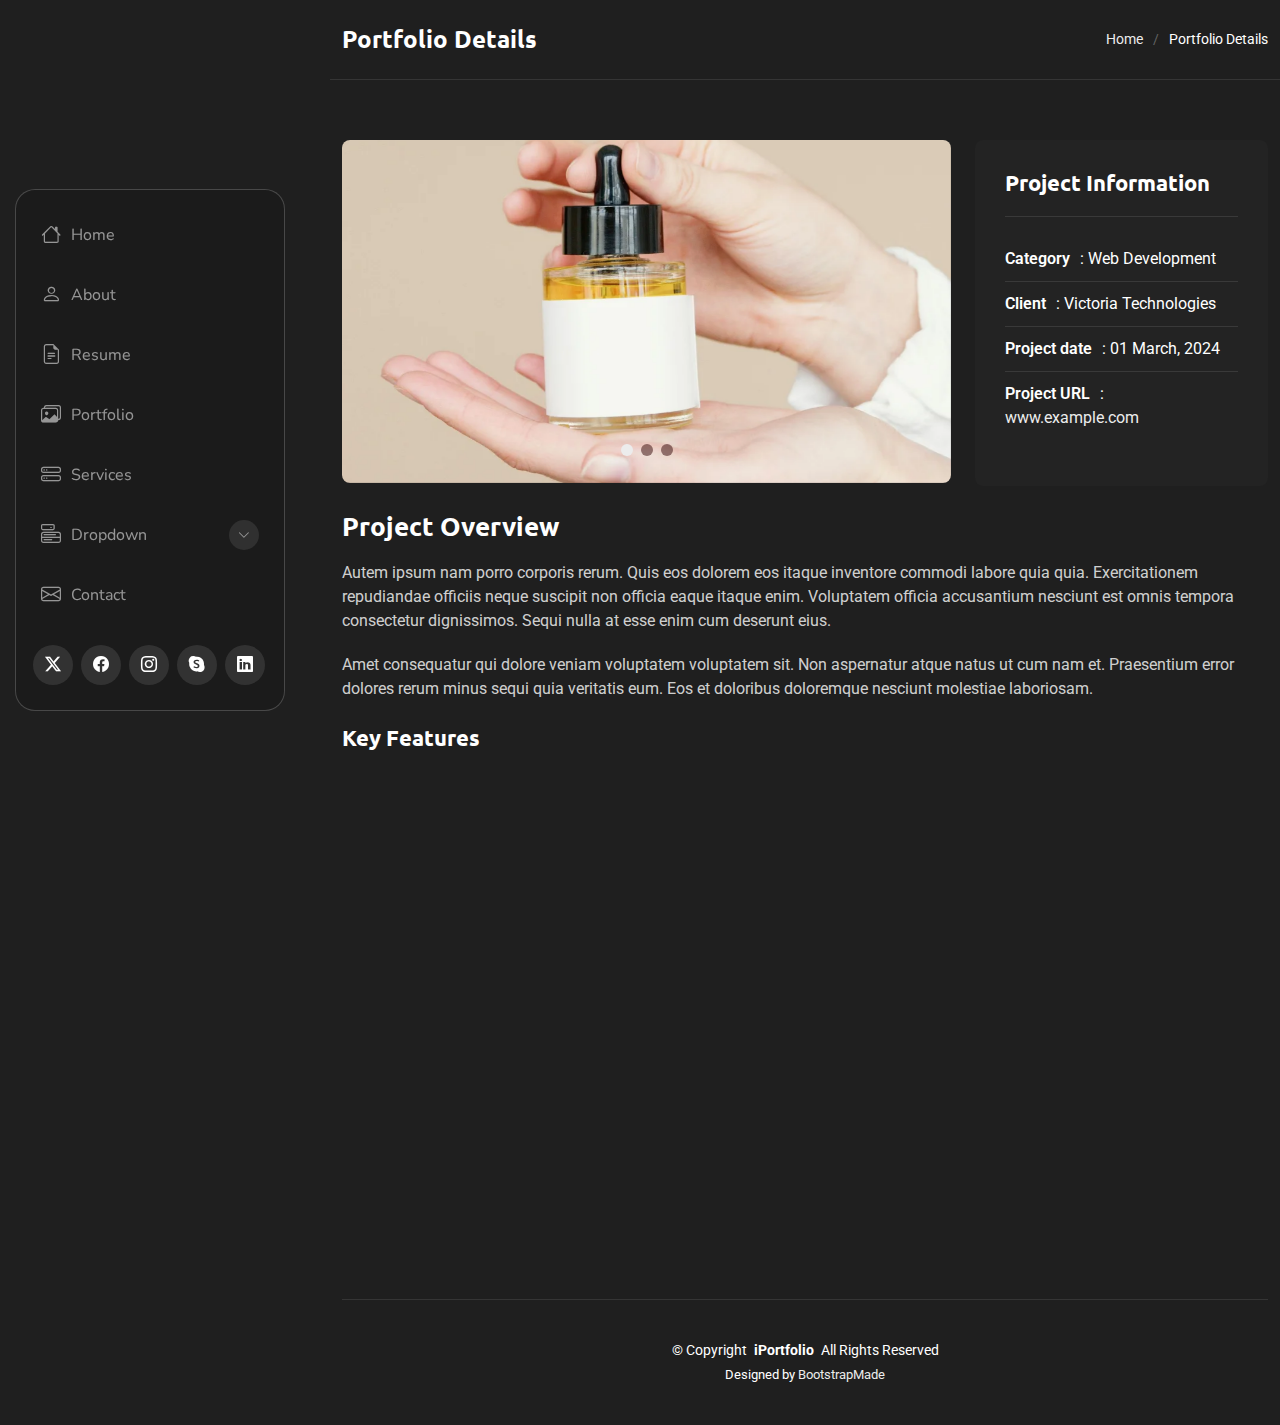
<file: portfolio-details.html>
<!DOCTYPE html>
<html lang="en">

<head>
  <meta charset="utf-8">
  <meta content="width=device-width, initial-scale=1.0" name="viewport">
  <title>Portfolio Details - SnapFolio Bootstrap Template</title>
  <meta name="description" content="">
  <meta name="keywords" content="">

  <!-- Favicons -->
  <link href="assets/img/favicon.png" rel="icon">
  <link href="assets/img/apple-touch-icon.png" rel="apple-touch-icon">

  <!-- Fonts -->
  <link href="https://fonts.googleapis.com" rel="preconnect">
  <link href="https://fonts.gstatic.com" rel="preconnect" crossorigin>
  <link href="https://fonts.googleapis.com/css2?family=Roboto:ital,wght@0,100;0,300;0,400;0,500;0,700;0,900;1,100;1,300;1,400;1,500;1,700;1,900&family=Ubuntu:ital,wght@0,300;0,400;0,500;0,700;1,300;1,400;1,500;1,700&family=Nunito:ital,wght@0,200;0,300;0,400;0,500;0,600;0,700;0,800;0,900;1,200;1,300;1,400;1,500;1,600;1,700;1,800;1,900&display=swap" rel="stylesheet">

  <!-- Vendor CSS Files -->
  <link href="assets/vendor/bootstrap/css/bootstrap.min.css" rel="stylesheet">
  <link href="assets/vendor/bootstrap-icons/bootstrap-icons.css" rel="stylesheet">
  <link href="assets/vendor/aos/aos.css" rel="stylesheet">
  <link href="assets/vendor/glightbox/css/glightbox.min.css" rel="stylesheet">
  <link href="assets/vendor/swiper/swiper-bundle.min.css" rel="stylesheet">

  <!-- Main CSS File -->
  <link href="assets/css/main.css" rel="stylesheet">

  <!-- =======================================================
  * Template Name: SnapFolio
  * Template URL: https://bootstrapmade.com/snapfolio-bootstrap-portfolio-template/
  * Updated: Jul 21 2025 with Bootstrap v5.3.7
  * Author: BootstrapMade.com
  * License: https://bootstrapmade.com/license/
  ======================================================== -->
</head>

<body class="portfolio-details-page">

  <header id="header" class="header dark-background d-flex flex-column justify-content-center">
    <i class="header-toggle d-xl-none bi bi-list"></i>

    <div class="header-container d-flex flex-column align-items-start">
      <nav id="navmenu" class="navmenu">
        <ul>
          <li><a href="#hero"><i class="bi bi-house navicon"></i>Home</a></li>
          <li><a href="#about"><i class="bi bi-person navicon"></i> About</a></li>
          <li><a href="#resume"><i class="bi bi-file-earmark-text navicon"></i> Resume</a></li>
          <li><a href="#portfolio"><i class="bi bi-images navicon"></i> Portfolio</a></li>
          <li><a href="#services"><i class="bi bi-hdd-stack navicon"></i> Services</a></li>
          <li class="dropdown"><a href="#"><i class="bi bi-menu-button navicon"></i> <span>Dropdown</span> <i class="bi bi-chevron-down toggle-dropdown"></i></a>
            <ul>
              <li><a href="#">Dropdown 1</a></li>
              <li class="dropdown"><a href="#"><span>Deep Dropdown</span> <i class="bi bi-chevron-down toggle-dropdown"></i></a>
                <ul>
                  <li><a href="#">Deep Dropdown 1</a></li>
                  <li><a href="#">Deep Dropdown 2</a></li>
                  <li><a href="#">Deep Dropdown 3</a></li>
                  <li><a href="#">Deep Dropdown 4</a></li>
                  <li><a href="#">Deep Dropdown 5</a></li>
                </ul>
              </li>
              <li><a href="#">Dropdown 2</a></li>
              <li><a href="#">Dropdown 3</a></li>
              <li><a href="#">Dropdown 4</a></li>
            </ul>
          </li>
          <li><a href="#contact"><i class="bi bi-envelope navicon"></i> Contact</a></li>
        </ul>
      </nav>

      <div class="social-links text-center">
        <a href="#" class="twitter"><i class="bi bi-twitter-x"></i></a>
        <a href="#" class="facebook"><i class="bi bi-facebook"></i></a>
        <a href="#" class="instagram"><i class="bi bi-instagram"></i></a>
        <a href="#" class="google-plus"><i class="bi bi-skype"></i></a>
        <a href="#" class="linkedin"><i class="bi bi-linkedin"></i></a>
      </div>

    </div>

  </header>

  <main class="main">

    <!-- Page Title -->
    <div class="page-title dark-background">
      <div class="container d-lg-flex justify-content-between align-items-center">
        <h1 class="mb-2 mb-lg-0">Portfolio Details</h1>
        <nav class="breadcrumbs">
          <ol>
            <li><a href="index.html">Home</a></li>
            <li class="current">Portfolio Details</li>
          </ol>
        </nav>
      </div>
    </div><!-- End Page Title -->

    <!-- Portfolio Details Section -->
    <section id="portfolio-details" class="portfolio-details section">

      <div class="container" data-aos="fade-up" data-aos-delay="100">

        <div class="row gy-4">

          <div class="col-lg-8">
            <div class="portfolio-details-slider swiper init-swiper">

              <script type="application/json" class="swiper-config">
                {
                  "loop": true,
                  "speed": 600,
                  "autoplay": {
                    "delay": 5000
                  },
                  "slidesPerView": "auto",
                  "pagination": {
                    "el": ".swiper-pagination",
                    "type": "bullets",
                    "clickable": true
                  }
                }
              </script>

              <div class="swiper-wrapper align-items-center">

                <div class="swiper-slide">
                  <img src="assets/img/portfolio/portfolio-1.webp" alt="Portfolio Image" class="img-fluid" loading="lazy">
                </div>

                <div class="swiper-slide">
                  <img src="assets/img/portfolio/portfolio-10.webp" alt="Portfolio Image" class="img-fluid" loading="lazy">
                </div>

                <div class="swiper-slide">
                  <img src="assets/img/portfolio/portfolio-7.webp" alt="Portfolio Image" class="img-fluid" loading="lazy">
                </div>

              </div>
              <div class="swiper-pagination"></div>
            </div>
          </div>

          <div class="col-lg-4">
            <div class="portfolio-info" data-aos="fade-left" data-aos-delay="200">
              <h3>Project Information</h3>
              <ul>
                <li><strong>Category</strong>: Web Development</li>
                <li><strong>Client</strong>: Victoria Technologies</li>
                <li><strong>Project date</strong>: 01 March, 2024</li>
                <li><strong>Project URL</strong>: <a href="#" target="_blank">www.example.com</a></li>
              </ul>
            </div>
          </div>

          <div class="col-lg-12">
            <div class="portfolio-description" data-aos="fade-up" data-aos-delay="300">
              <h2>Project Overview</h2>
              <p>
                Autem ipsum nam porro corporis rerum. Quis eos dolorem eos itaque inventore commodi labore quia quia. Exercitationem repudiandae officiis neque suscipit non officia eaque itaque enim. Voluptatem officia accusantium nesciunt est omnis tempora consectetur dignissimos. Sequi nulla at esse enim cum deserunt eius.
              </p>
              <p>
                Amet consequatur qui dolore veniam voluptatem voluptatem sit. Non aspernatur atque natus ut cum nam et. Praesentium error dolores rerum minus sequi quia veritatis eum. Eos et doloribus doloremque nesciunt molestiae laboriosam.
              </p>

              <div class="features mt-4">
                <h3>Key Features</h3>
                <div class="row gy-3">
                  <div class="col-md-6">
                    <div class="feature-item" data-aos="fade-up" data-aos-delay="400">
                      <i class="bi bi-check-circle-fill"></i>
                      <h4>Responsive Design</h4>
                      <p>Voluptatum deleniti atque corrupti quos dolores et quas molestias excepturi sint occaecati cupiditate non provident</p>
                    </div>
                  </div>

                  <div class="col-md-6">
                    <div class="feature-item" data-aos="fade-up" data-aos-delay="500">
                      <i class="bi bi-shield-check"></i>
                      <h4>Advanced Security</h4>
                      <p>Minim veniam, quis nostrud exercitation ullamco laboris nisi ut aliquip ex ea commodo consequat tarad limino ata</p>
                    </div>
                  </div>

                  <div class="col-md-6">
                    <div class="feature-item" data-aos="fade-up" data-aos-delay="600">
                      <i class="bi bi-graph-up"></i>
                      <h4>Performance Optimization</h4>
                      <p>Duis aute irure dolor in reprehenderit in voluptate velit esse cillum dolore eu fugiat nulla pariatur</p>
                    </div>
                  </div>

                  <div class="col-md-6">
                    <div class="feature-item" data-aos="fade-up" data-aos-delay="700">
                      <i class="bi bi-gear"></i>
                      <h4>Easy Integration</h4>
                      <p>Excepteur sint occaecat cupidatat non proident, sunt in culpa qui officia deserunt mollit anim id est laborum</p>
                    </div>
                  </div>
                </div>
              </div>
            </div>
          </div>

        </div>

      </div>

    </section><!-- /Portfolio Details Section -->

  </main>

  <footer id="footer" class="footer position-relative">

    <div class="container">
      <div class="copyright text-center ">
        <p>© <span>Copyright</span> <strong class="px-1 sitename">iPortfolio</strong> <span>All Rights Reserved</span></p>
      </div>
      <div class="credits">
        <!-- All the links in the footer should remain intact. -->
        <!-- You can delete the links only if you've purchased the pro version. -->
        <!-- Licensing information: https://bootstrapmade.com/license/ -->
        <!-- Purchase the pro version with working PHP/AJAX contact form: [buy-url] -->
        Designed by <a href="https://bootstrapmade.com/">BootstrapMade</a>
      </div>
    </div>

  </footer>

  <!-- Scroll Top -->
  <a href="#" id="scroll-top" class="scroll-top d-flex align-items-center justify-content-center"><i class="bi bi-arrow-up-short"></i></a>

  <!-- Preloader -->
  <div id="preloader"></div>

  <!-- Vendor JS Files -->
  <script src="assets/vendor/bootstrap/js/bootstrap.bundle.min.js"></script>
  <script src="assets/vendor/php-email-form/validate.js"></script>
  <script src="assets/vendor/aos/aos.js"></script>
  <script src="assets/vendor/typed.js/typed.umd.js"></script>
  <script src="assets/vendor/purecounter/purecounter_vanilla.js"></script>
  <script src="assets/vendor/waypoints/noframework.waypoints.js"></script>
  <script src="assets/vendor/isotope-layout/isotope.pkgd.min.js"></script>
  <script src="assets/vendor/imagesloaded/imagesloaded.pkgd.min.js"></script>
  <script src="assets/vendor/glightbox/js/glightbox.min.js"></script>
  <script src="assets/vendor/swiper/swiper-bundle.min.js"></script>

  <!-- Main JS File -->
  <script src="assets/js/main.js"></script>

</body>

</html>
</file>
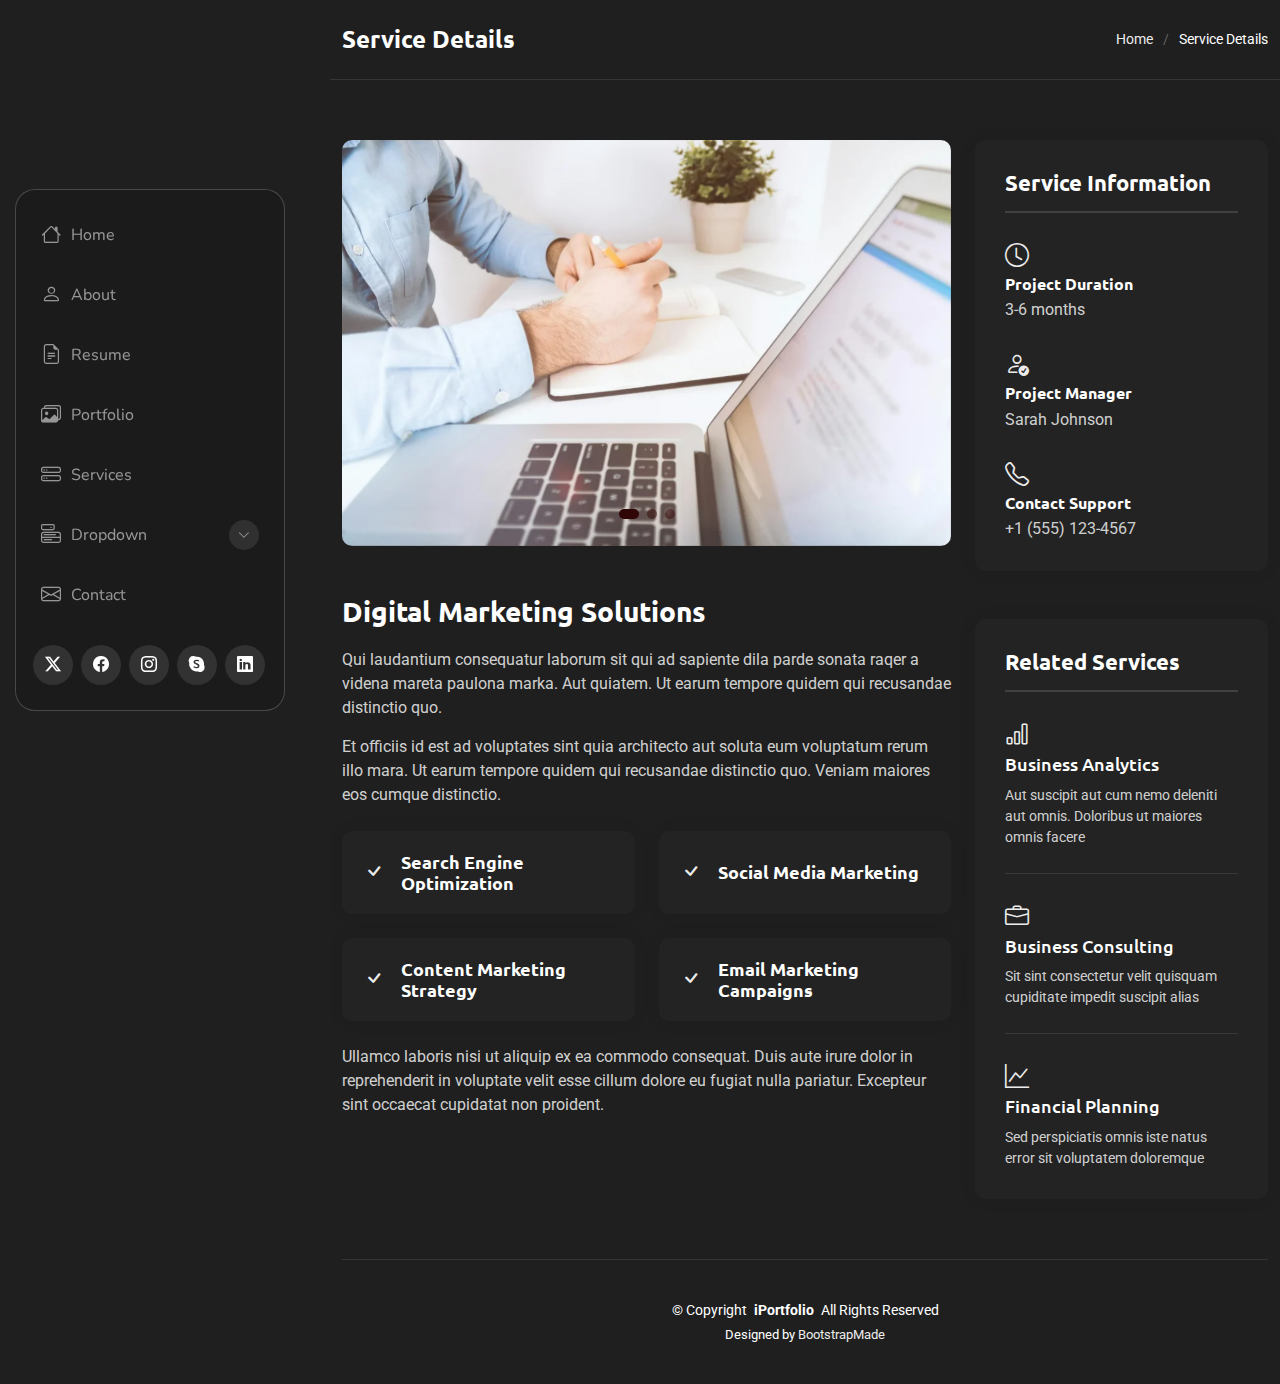
<file: service-details.html>
<!DOCTYPE html>
<html lang="en">

<head>
  <meta charset="utf-8">
  <meta content="width=device-width, initial-scale=1.0" name="viewport">
  <title>Service Details - SnapFolio Bootstrap Template</title>
  <meta name="description" content="">
  <meta name="keywords" content="">

  <!-- Favicons -->
  <link href="assets/img/favicon.png" rel="icon">
  <link href="assets/img/apple-touch-icon.png" rel="apple-touch-icon">

  <!-- Fonts -->
  <link href="https://fonts.googleapis.com" rel="preconnect">
  <link href="https://fonts.gstatic.com" rel="preconnect" crossorigin>
  <link href="https://fonts.googleapis.com/css2?family=Roboto:ital,wght@0,100;0,300;0,400;0,500;0,700;0,900;1,100;1,300;1,400;1,500;1,700;1,900&family=Ubuntu:ital,wght@0,300;0,400;0,500;0,700;1,300;1,400;1,500;1,700&family=Nunito:ital,wght@0,200;0,300;0,400;0,500;0,600;0,700;0,800;0,900;1,200;1,300;1,400;1,500;1,600;1,700;1,800;1,900&display=swap" rel="stylesheet">

  <!-- Vendor CSS Files -->
  <link href="assets/vendor/bootstrap/css/bootstrap.min.css" rel="stylesheet">
  <link href="assets/vendor/bootstrap-icons/bootstrap-icons.css" rel="stylesheet">
  <link href="assets/vendor/aos/aos.css" rel="stylesheet">
  <link href="assets/vendor/glightbox/css/glightbox.min.css" rel="stylesheet">
  <link href="assets/vendor/swiper/swiper-bundle.min.css" rel="stylesheet">

  <!-- Main CSS File -->
  <link href="assets/css/main.css" rel="stylesheet">

  <!-- =======================================================
  * Template Name: SnapFolio
  * Template URL: https://bootstrapmade.com/snapfolio-bootstrap-portfolio-template/
  * Updated: Jul 21 2025 with Bootstrap v5.3.7
  * Author: BootstrapMade.com
  * License: https://bootstrapmade.com/license/
  ======================================================== -->
</head>

<body class="service-details-page">

  <header id="header" class="header dark-background d-flex flex-column justify-content-center">
    <i class="header-toggle d-xl-none bi bi-list"></i>

    <div class="header-container d-flex flex-column align-items-start">
      <nav id="navmenu" class="navmenu">
        <ul>
          <li><a href="#hero"><i class="bi bi-house navicon"></i>Home</a></li>
          <li><a href="#about"><i class="bi bi-person navicon"></i> About</a></li>
          <li><a href="#resume"><i class="bi bi-file-earmark-text navicon"></i> Resume</a></li>
          <li><a href="#portfolio"><i class="bi bi-images navicon"></i> Portfolio</a></li>
          <li><a href="#services"><i class="bi bi-hdd-stack navicon"></i> Services</a></li>
          <li class="dropdown"><a href="#"><i class="bi bi-menu-button navicon"></i> <span>Dropdown</span> <i class="bi bi-chevron-down toggle-dropdown"></i></a>
            <ul>
              <li><a href="#">Dropdown 1</a></li>
              <li class="dropdown"><a href="#"><span>Deep Dropdown</span> <i class="bi bi-chevron-down toggle-dropdown"></i></a>
                <ul>
                  <li><a href="#">Deep Dropdown 1</a></li>
                  <li><a href="#">Deep Dropdown 2</a></li>
                  <li><a href="#">Deep Dropdown 3</a></li>
                  <li><a href="#">Deep Dropdown 4</a></li>
                  <li><a href="#">Deep Dropdown 5</a></li>
                </ul>
              </li>
              <li><a href="#">Dropdown 2</a></li>
              <li><a href="#">Dropdown 3</a></li>
              <li><a href="#">Dropdown 4</a></li>
            </ul>
          </li>
          <li><a href="#contact"><i class="bi bi-envelope navicon"></i> Contact</a></li>
        </ul>
      </nav>

      <div class="social-links text-center">
        <a href="#" class="twitter"><i class="bi bi-twitter-x"></i></a>
        <a href="#" class="facebook"><i class="bi bi-facebook"></i></a>
        <a href="#" class="instagram"><i class="bi bi-instagram"></i></a>
        <a href="#" class="google-plus"><i class="bi bi-skype"></i></a>
        <a href="#" class="linkedin"><i class="bi bi-linkedin"></i></a>
      </div>

    </div>

  </header>

  <main class="main">

    <!-- Page Title -->
    <div class="page-title dark-background">
      <div class="container d-lg-flex justify-content-between align-items-center">
        <h1 class="mb-2 mb-lg-0">Service Details</h1>
        <nav class="breadcrumbs">
          <ol>
            <li><a href="index.html">Home</a></li>
            <li class="current">Service Details</li>
          </ol>
        </nav>
      </div>
    </div><!-- End Page Title -->

    <!-- Service Details Section -->
    <section id="service-details" class="service-details section">

      <div class="container" data-aos="fade-up" data-aos-delay="100">

        <div class="row gy-4">

          <div class="col-lg-8">
            <div class="service-details-slider swiper init-swiper">
              <script type="application/json" class="swiper-config">
                {
                  "loop": true,
                  "speed": 600,
                  "autoplay": {
                    "delay": 5000
                  },
                  "slidesPerView": 1,
                  "pagination": {
                    "el": ".swiper-pagination",
                    "type": "bullets",
                    "clickable": true
                  }
                }
              </script>
              <div class="swiper-wrapper align-items-center">
                <div class="swiper-slide">
                  <img src="assets/img/services/services-1.webp" alt="" class="img-fluid" loading="lazy">
                </div>
                <div class="swiper-slide">
                  <img src="assets/img/services/services-2.webp" alt="" class="img-fluid" loading="lazy">
                </div>
                <div class="swiper-slide">
                  <img src="assets/img/services/services-3.webp" alt="" class="img-fluid" loading="lazy">
                </div>
              </div>
              <div class="swiper-pagination"></div>
            </div>

            <div class="content mt-5">
              <h3>Digital Marketing Solutions</h3>
              <p>
                Qui laudantium consequatur laborum sit qui ad sapiente dila parde sonata raqer a videna mareta paulona marka. Aut quiatem. Ut earum tempore quidem qui recusandae distinctio quo.
              </p>
              <p>
                Et officiis id est ad voluptates sint quia architecto aut soluta eum voluptatum rerum illo mara. Ut earum tempore quidem qui recusandae distinctio quo. Veniam maiores eos cumque distinctio.
              </p>

              <div class="features mt-4">
                <div class="row gy-4">
                  <div class="col-md-6" data-aos="fade-up" data-aos-delay="100">
                    <div class="feature-box d-flex align-items-center">
                      <i class="bi bi-check"></i>
                      <h4>Search Engine Optimization</h4>
                    </div>
                  </div>
                  <div class="col-md-6" data-aos="fade-up" data-aos-delay="200">
                    <div class="feature-box d-flex align-items-center">
                      <i class="bi bi-check"></i>
                      <h4>Social Media Marketing</h4>
                    </div>
                  </div>
                  <div class="col-md-6" data-aos="fade-up" data-aos-delay="300">
                    <div class="feature-box d-flex align-items-center">
                      <i class="bi bi-check"></i>
                      <h4>Content Marketing Strategy</h4>
                    </div>
                  </div>
                  <div class="col-md-6" data-aos="fade-up" data-aos-delay="400">
                    <div class="feature-box d-flex align-items-center">
                      <i class="bi bi-check"></i>
                      <h4>Email Marketing Campaigns</h4>
                    </div>
                  </div>
                </div>
              </div>

              <p class="mt-4">
                Ullamco laboris nisi ut aliquip ex ea commodo consequat. Duis aute irure dolor in reprehenderit in voluptate velit esse cillum dolore eu fugiat nulla pariatur. Excepteur sint occaecat cupidatat non proident.
              </p>
            </div>
          </div>

          <div class="col-lg-4">
            <div class="service-info">
              <h4>Service Information</h4>
              <div class="info-item">
                <i class="bi bi-clock"></i>
                <h5>Project Duration</h5>
                <p>3-6 months</p>
              </div>
              <div class="info-item">
                <i class="bi bi-person-check"></i>
                <h5>Project Manager</h5>
                <p>Sarah Johnson</p>
              </div>
              <div class="info-item">
                <i class="bi bi-telephone"></i>
                <h5>Contact Support</h5>
                <p>+1 (555) 123-4567</p>
              </div>
            </div>

            <div class="related-services mt-5">
              <h4>Related Services</h4>
              <div class="service-item">
                <i class="bi bi-bar-chart"></i>
                <h5><a href="#">Business Analytics</a></h5>
                <p>Aut suscipit aut cum nemo deleniti aut omnis. Doloribus ut maiores omnis facere</p>
              </div>
              <div class="service-item">
                <i class="bi bi-briefcase"></i>
                <h5><a href="#">Business Consulting</a></h5>
                <p>Sit sint consectetur velit quisquam cupiditate impedit suscipit alias</p>
              </div>
              <div class="service-item">
                <i class="bi bi-graph-up"></i>
                <h5><a href="#">Financial Planning</a></h5>
                <p>Sed perspiciatis omnis iste natus error sit voluptatem doloremque</p>
              </div>
            </div>
          </div>

        </div>

      </div>

    </section><!-- /Service Details Section -->

  </main>

  <footer id="footer" class="footer position-relative">

    <div class="container">
      <div class="copyright text-center ">
        <p>© <span>Copyright</span> <strong class="px-1 sitename">iPortfolio</strong> <span>All Rights Reserved</span></p>
      </div>
      <div class="credits">
        <!-- All the links in the footer should remain intact. -->
        <!-- You can delete the links only if you've purchased the pro version. -->
        <!-- Licensing information: https://bootstrapmade.com/license/ -->
        <!-- Purchase the pro version with working PHP/AJAX contact form: [buy-url] -->
        Designed by <a href="https://bootstrapmade.com/">BootstrapMade</a>
      </div>
    </div>

  </footer>

  <!-- Scroll Top -->
  <a href="#" id="scroll-top" class="scroll-top d-flex align-items-center justify-content-center"><i class="bi bi-arrow-up-short"></i></a>

  <!-- Preloader -->
  <div id="preloader"></div>

  <!-- Vendor JS Files -->
  <script src="assets/vendor/bootstrap/js/bootstrap.bundle.min.js"></script>
  <script src="assets/vendor/php-email-form/validate.js"></script>
  <script src="assets/vendor/aos/aos.js"></script>
  <script src="assets/vendor/typed.js/typed.umd.js"></script>
  <script src="assets/vendor/purecounter/purecounter_vanilla.js"></script>
  <script src="assets/vendor/waypoints/noframework.waypoints.js"></script>
  <script src="assets/vendor/isotope-layout/isotope.pkgd.min.js"></script>
  <script src="assets/vendor/imagesloaded/imagesloaded.pkgd.min.js"></script>
  <script src="assets/vendor/glightbox/js/glightbox.min.js"></script>
  <script src="assets/vendor/swiper/swiper-bundle.min.js"></script>

  <!-- Main JS File -->
  <script src="assets/js/main.js"></script>

</body>

</html>
</file>
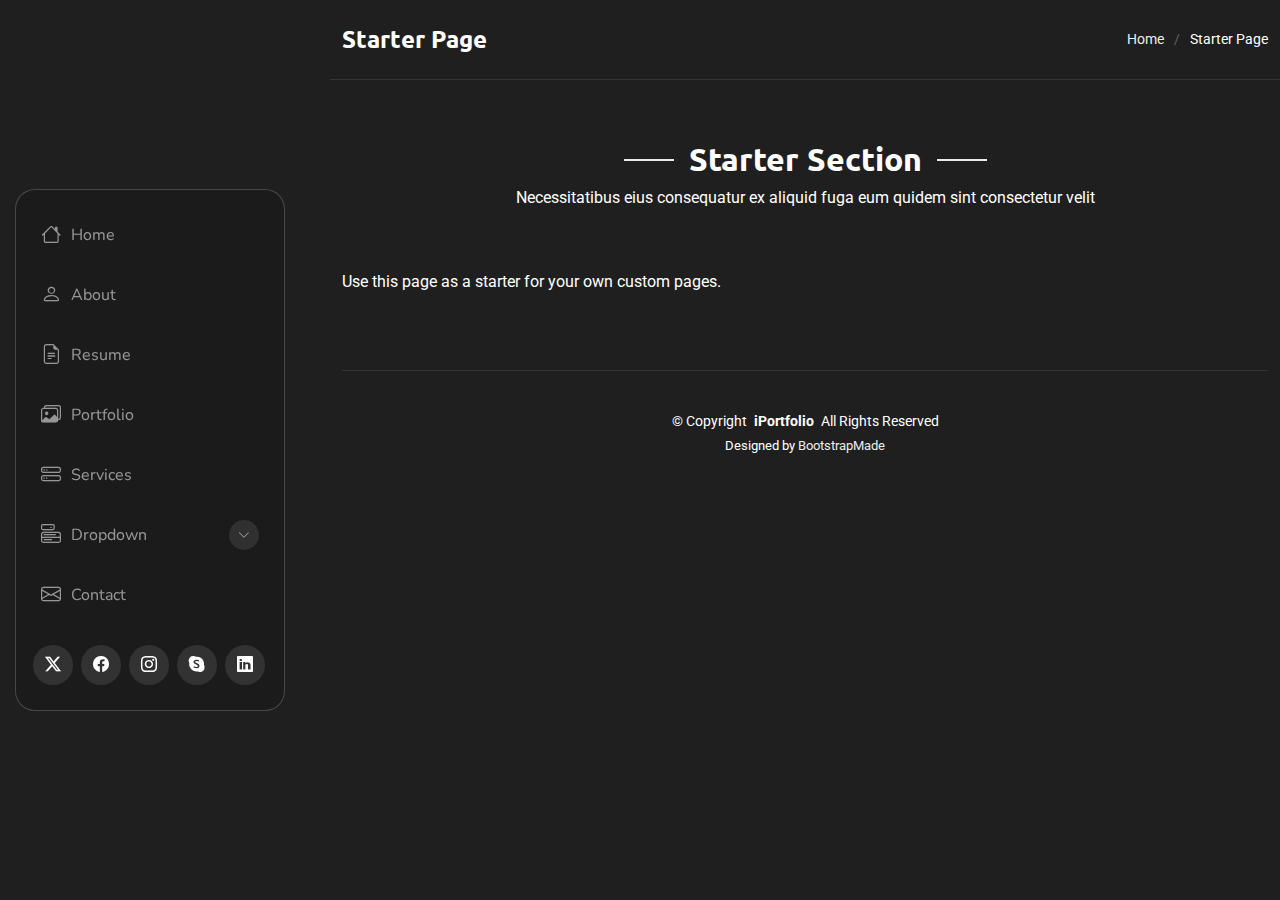
<file: starter-page.html>
<!DOCTYPE html>
<html lang="en">

<head>
  <meta charset="utf-8">
  <meta content="width=device-width, initial-scale=1.0" name="viewport">
  <title>Starter Page - SnapFolio Bootstrap Template</title>
  <meta name="description" content="">
  <meta name="keywords" content="">

  <!-- Favicons -->
  <link href="assets/img/favicon.png" rel="icon">
  <link href="assets/img/apple-touch-icon.png" rel="apple-touch-icon">

  <!-- Fonts -->
  <link href="https://fonts.googleapis.com" rel="preconnect">
  <link href="https://fonts.gstatic.com" rel="preconnect" crossorigin>
  <link href="https://fonts.googleapis.com/css2?family=Roboto:ital,wght@0,100;0,300;0,400;0,500;0,700;0,900;1,100;1,300;1,400;1,500;1,700;1,900&family=Ubuntu:ital,wght@0,300;0,400;0,500;0,700;1,300;1,400;1,500;1,700&family=Nunito:ital,wght@0,200;0,300;0,400;0,500;0,600;0,700;0,800;0,900;1,200;1,300;1,400;1,500;1,600;1,700;1,800;1,900&display=swap" rel="stylesheet">

  <!-- Vendor CSS Files -->
  <link href="assets/vendor/bootstrap/css/bootstrap.min.css" rel="stylesheet">
  <link href="assets/vendor/bootstrap-icons/bootstrap-icons.css" rel="stylesheet">
  <link href="assets/vendor/aos/aos.css" rel="stylesheet">
  <link href="assets/vendor/glightbox/css/glightbox.min.css" rel="stylesheet">
  <link href="assets/vendor/swiper/swiper-bundle.min.css" rel="stylesheet">

  <!-- Main CSS File -->
  <link href="assets/css/main.css" rel="stylesheet">

  <!-- =======================================================
  * Template Name: SnapFolio
  * Template URL: https://bootstrapmade.com/snapfolio-bootstrap-portfolio-template/
  * Updated: Jul 21 2025 with Bootstrap v5.3.7
  * Author: BootstrapMade.com
  * License: https://bootstrapmade.com/license/
  ======================================================== -->
</head>

<body class="starter-page-page">

  <header id="header" class="header dark-background d-flex flex-column justify-content-center">
    <i class="header-toggle d-xl-none bi bi-list"></i>

    <div class="header-container d-flex flex-column align-items-start">
      <nav id="navmenu" class="navmenu">
        <ul>
          <li><a href="#hero"><i class="bi bi-house navicon"></i>Home</a></li>
          <li><a href="#about"><i class="bi bi-person navicon"></i> About</a></li>
          <li><a href="#resume"><i class="bi bi-file-earmark-text navicon"></i> Resume</a></li>
          <li><a href="#portfolio"><i class="bi bi-images navicon"></i> Portfolio</a></li>
          <li><a href="#services"><i class="bi bi-hdd-stack navicon"></i> Services</a></li>
          <li class="dropdown"><a href="#"><i class="bi bi-menu-button navicon"></i> <span>Dropdown</span> <i class="bi bi-chevron-down toggle-dropdown"></i></a>
            <ul>
              <li><a href="#">Dropdown 1</a></li>
              <li class="dropdown"><a href="#"><span>Deep Dropdown</span> <i class="bi bi-chevron-down toggle-dropdown"></i></a>
                <ul>
                  <li><a href="#">Deep Dropdown 1</a></li>
                  <li><a href="#">Deep Dropdown 2</a></li>
                  <li><a href="#">Deep Dropdown 3</a></li>
                  <li><a href="#">Deep Dropdown 4</a></li>
                  <li><a href="#">Deep Dropdown 5</a></li>
                </ul>
              </li>
              <li><a href="#">Dropdown 2</a></li>
              <li><a href="#">Dropdown 3</a></li>
              <li><a href="#">Dropdown 4</a></li>
            </ul>
          </li>
          <li><a href="#contact"><i class="bi bi-envelope navicon"></i> Contact</a></li>
        </ul>
      </nav>

      <div class="social-links text-center">
        <a href="#" class="twitter"><i class="bi bi-twitter-x"></i></a>
        <a href="#" class="facebook"><i class="bi bi-facebook"></i></a>
        <a href="#" class="instagram"><i class="bi bi-instagram"></i></a>
        <a href="#" class="google-plus"><i class="bi bi-skype"></i></a>
        <a href="#" class="linkedin"><i class="bi bi-linkedin"></i></a>
      </div>

    </div>

  </header>

  <main class="main">

    <!-- Page Title -->
    <div class="page-title dark-background">
      <div class="container d-lg-flex justify-content-between align-items-center">
        <h1 class="mb-2 mb-lg-0">Starter Page</h1>
        <nav class="breadcrumbs">
          <ol>
            <li><a href="index.html">Home</a></li>
            <li class="current">Starter Page</li>
          </ol>
        </nav>
      </div>
    </div><!-- End Page Title -->

    <!-- Starter Section Section -->
    <section id="starter-section" class="starter-section section">

      <!-- Section Title -->
      <div class="container section-title" data-aos="fade-up">
        <h2>Starter Section</h2>
        <p>Necessitatibus eius consequatur ex aliquid fuga eum quidem sint consectetur velit</p>
      </div><!-- End Section Title -->

      <div class="container" data-aos="fade-up">
        <p>Use this page as a starter for your own custom pages.</p>
      </div>

    </section><!-- /Starter Section Section -->

  </main>

  <footer id="footer" class="footer position-relative">

    <div class="container">
      <div class="copyright text-center ">
        <p>© <span>Copyright</span> <strong class="px-1 sitename">iPortfolio</strong> <span>All Rights Reserved</span></p>
      </div>
      <div class="credits">
        <!-- All the links in the footer should remain intact. -->
        <!-- You can delete the links only if you've purchased the pro version. -->
        <!-- Licensing information: https://bootstrapmade.com/license/ -->
        <!-- Purchase the pro version with working PHP/AJAX contact form: [buy-url] -->
        Designed by <a href="https://bootstrapmade.com/">BootstrapMade</a>
      </div>
    </div>

  </footer>

  <!-- Scroll Top -->
  <a href="#" id="scroll-top" class="scroll-top d-flex align-items-center justify-content-center"><i class="bi bi-arrow-up-short"></i></a>

  <!-- Preloader -->
  <div id="preloader"></div>

  <!-- Vendor JS Files -->
  <script src="assets/vendor/bootstrap/js/bootstrap.bundle.min.js"></script>
  <script src="assets/vendor/php-email-form/validate.js"></script>
  <script src="assets/vendor/aos/aos.js"></script>
  <script src="assets/vendor/typed.js/typed.umd.js"></script>
  <script src="assets/vendor/purecounter/purecounter_vanilla.js"></script>
  <script src="assets/vendor/waypoints/noframework.waypoints.js"></script>
  <script src="assets/vendor/isotope-layout/isotope.pkgd.min.js"></script>
  <script src="assets/vendor/imagesloaded/imagesloaded.pkgd.min.js"></script>
  <script src="assets/vendor/glightbox/js/glightbox.min.js"></script>
  <script src="assets/vendor/swiper/swiper-bundle.min.js"></script>

  <!-- Main JS File -->
  <script src="assets/js/main.js"></script>

</body>

</html>
</file>
<file: assets/css/main.css>
/**
* Template Name: SnapFolio
* Template URL: https://bootstrapmade.com/snapfolio-bootstrap-portfolio-template/
* Updated: Jul 21 2025 with Bootstrap v5.3.7
* Author: BootstrapMade.com
* License: https://bootstrapmade.com/license/
*/

/*--------------------------------------------------------------
# Font & Color Variables
# Help: https://bootstrapmade.com/color-system/
--------------------------------------------------------------*/
/* Fonts */
:root {
  --default-font: "Roboto",  system-ui, -apple-system, "Segoe UI", Roboto, "Helvetica Neue", Arial, "Noto Sans", "Liberation Sans", sans-serif, "Apple Color Emoji", "Segoe UI Emoji", "Segoe UI Symbol", "Noto Color Emoji";
  --heading-font: "Ubuntu",  sans-serif;
  --nav-font: "Nunito",  sans-serif;
}

/* Global Colors - The following color variables are used throughout the website. Updating them here will change the color scheme of the entire website */
:root { 
  --background-color: #1f1f1f; /* Background color for the entire website, including individual sections */
  --default-color: #ffffff; /* Default color used for the majority of the text content across the entire website */
  --heading-color: #ffffff; /* Color for headings, subheadings and title throughout the website */
  --accent-color: #ececec; /* Accent color that represents your brand on the website. It's used for buttons, links, and other elements that need to stand out */
  --surface-color: #232323; /* The surface color is used as a background of boxed elements within sections, such as cards, icon boxes, or other elements that require a visual separation from the global background. */
  --contrast-color: #310606; /* Contrast color for text, ensuring readability against backgrounds of accent, heading, or default colors. */
}

/* Nav Menu Colors - The following color variables are used specifically for the navigation menu. They are separate from the global colors to allow for more customization options */
:root {
  --nav-color: rgba(236, 236, 236, 0.59);  /* The default color of the main navmenu links */
  --nav-hover-color: #ffffff; /* Applied to main navmenu links when they are hovered over or active */
  --nav-mobile-background-color: #393939; /* Used as the background color for mobile navigation menu */
  --nav-dropdown-background-color: #393939; /* Used as the background color for dropdown items that appear when hovering over primary navigation items */
  --nav-dropdown-color: #ffffff; /* Used for navigation links of the dropdown items in the navigation menu. */
  --nav-dropdown-hover-color: #ececec; /* Similar to --nav-hover-color, this color is applied to dropdown navigation links when they are hovered over. */
}

/* Color Presets - These classes override global colors when applied to any section or element, providing reuse of the sam color scheme. */

.light-background {
  --background-color: #2c2c2c;
  --surface-color: #323232;
}

.dark-background {
  --background-color: #040b14;
  --default-color: #ffffff;
  --heading-color: #ffffff;
  --surface-color: #151f2b;
  --contrast-color: #ffffff;
}

/* Smooth scroll */
:root {
  scroll-behavior: smooth;
}

/*--------------------------------------------------------------
# General Styling & Shared Classes
--------------------------------------------------------------*/
body {
  color: var(--default-color);
  background-color: var(--background-color);
  font-family: var(--default-font);
}

a {
  color: var(--accent-color);
  text-decoration: none;
  transition: 0.3s;
}

a:hover {
  color: color-mix(in srgb, var(--accent-color), transparent 25%);
  text-decoration: none;
}

h1,
h2,
h3,
h4,
h5,
h6 {
  color: var(--heading-color);
  font-family: var(--heading-font);
}

/* PHP Email Form Messages
------------------------------*/
.php-email-form .error-message {
  display: none;
  background: #df1529;
  color: #ffffff;
  text-align: left;
  padding: 15px;
  margin-bottom: 24px;
  font-weight: 600;
}

.php-email-form .sent-message {
  display: none;
  color: #ffffff;
  background: #059652;
  text-align: center;
  padding: 15px;
  margin-bottom: 24px;
  font-weight: 600;
}

.php-email-form .loading {
  display: none;
  background: var(--surface-color);
  text-align: center;
  padding: 15px;
  margin-bottom: 24px;
}

.php-email-form .loading:before {
  content: "";
  display: inline-block;
  border-radius: 50%;
  width: 24px;
  height: 24px;
  margin: 0 10px -6px 0;
  border: 3px solid var(--accent-color);
  border-top-color: var(--surface-color);
  animation: php-email-form-loading 1s linear infinite;
}

@keyframes php-email-form-loading {
  0% {
    transform: rotate(0deg);
  }

  100% {
    transform: rotate(360deg);
  }
}

/*--------------------------------------------------------------
# Global Header
--------------------------------------------------------------*/
.header {
  --background-color: #1b1b1b;
  --contrast-color: #444444;
  color: var(--default-color);
  position: fixed;
  top: 0;
  left: 0;
  bottom: 0;
  padding: 0 15px;
  width: 300px;
  transition: all ease-in-out 0.3s;
  overflow-y: auto;
  z-index: 997;
}

.header .header-container {
  border-radius: 20px;
  padding: 15px;
  background-color: var(--background-color);
  border: 1px solid color-mix(in srgb, var(--default-color), transparent 80%);
}

.header .social-links {
  margin: 0 0 10px 0;
}

.header .social-links a {
  font-size: 16px;
  display: inline-flex;
  align-items: center;
  justify-content: center;
  background: color-mix(in srgb, var(--default-color), transparent 90%);
  color: var(--default-color);
  margin: 0 2px;
  border-radius: 50%;
  text-align: center;
  width: 40px;
  height: 40px;
  transition: 0.3s;
}

.header .social-links a:hover {
  color: var(--contrast-color);
  background: var(--accent-color);
}

@media (min-width: 1200px) {

  .header~main,
  .header~#footer {
    margin-left: 330px;
  }
}

@media (max-width: 1199px) {
  .header {
    left: -100%;
  }
}

.header.header-show {
  left: 0;
}

.header .header-toggle {
  color: var(--contrast-color);
  background-color: var(--accent-color);
  font-size: 22px;
  display: flex;
  align-items: center;
  justify-content: center;
  width: 40px;
  height: 40px;
  border-radius: 50%;
  cursor: pointer;
  position: fixed;
  top: 15px;
  right: 15px;
  z-index: 9999;
  transition: background-color 0.3s;
}

.header .header-toggle:hover {
  color: var(--contrast-color);
  background-color: color-mix(in srgb, var(--accent-color) 90%, white 15%);
}

/*--------------------------------------------------------------
# Navigation Menu
--------------------------------------------------------------*/
.mobile-nav-toggle {
  display: none;
}

.navmenu {
  padding: 0;
  z-index: 9997;
  width: 100%;
}

.navmenu ul {
  list-style: none;
  padding: 0 0 20px 0;
  margin: 0;
}

.navmenu a,
.navmenu a:focus {
  color: var(--nav-color);
  padding: 15px 10px;
  font-family: var(--nav-font);
  font-size: 16px;
  font-weight: 400;
  display: flex;
  align-items: center;
  white-space: nowrap;
  transition: 0.3s;
  width: 100%;
}

.navmenu a .navicon,
.navmenu a:focus .navicon {
  font-size: 20px;
  margin-right: 10px;
}

.navmenu a .toggle-dropdown,
.navmenu a:focus .toggle-dropdown {
  font-size: 12px;
  line-height: 0;
  margin-left: auto;
  width: 30px;
  height: 30px;
  display: flex;
  align-items: center;
  justify-content: center;
  border-radius: 50%;
  transition: 0.3s;
  flex-shrink: 0;
  background-color: color-mix(in srgb, var(--accent-color), transparent 90%);
}

.navmenu a .toggle-dropdown:hover,
.navmenu a:focus .toggle-dropdown:hover {
  background-color: var(--accent-color);
  color: var(--contrast-color);
}

.navmenu a:hover,
.navmenu .active,
.navmenu .active:focus {
  color: var(--nav-hover-color);
}

.navmenu a:hover .navicon,
.navmenu .active .navicon,
.navmenu .active:focus .navicon {
  color: var(--accent-color);
}

.navmenu .active .toggle-dropdown,
.navmenu .active:focus .toggle-dropdown {
  background-color: var(--accent-color);
  color: var(--contrast-color);
  transform: rotate(180deg);
}

.navmenu .dropdown {
  display: block;
}

.navmenu .dropdown a,
.navmenu .dropdown a:focus {
  color: --nav-dropdown-color;
}

.navmenu .dropdown a:hover,
.navmenu .dropdown .active,
.navmenu .dropdown .active:focus {
  color: var(--nav-dropdown-hover-color);
}

.navmenu .dropdown ul {
  position: static;
  display: none;
  z-index: 99;
  padding: 5px 10px;
  margin: 5px 10px;
  background-color: var(--nav-dropdown-background-color);
  border: 1px solid color-mix(in srgb, var(--default-color), transparent 90%);
  box-shadow: none;
  transition: all 0.5s ease-in-out;
}

.navmenu .dropdown ul ul {
  background-color: rgba(33, 37, 41, 0.1);
}

.navmenu .dropdown>.dropdown-active {
  display: block;
  background-color: rgba(33, 37, 41, 0.03);
}

/*--------------------------------------------------------------
# Global Footer
--------------------------------------------------------------*/
.footer {
  color: var(--default-color);
  background-color: var(--background-color);
  font-size: 14px;
  padding: 0 0 40px 0;
  position: relative;
}

.footer .copyright {
  padding-top: 40px;
  border-top: 1px solid color-mix(in srgb, var(--default-color), transparent 90%);
}

.footer .copyright p {
  margin-bottom: 0;
}

.footer .credits {
  margin-top: 4px;
  font-size: 13px;
  text-align: center;
}

/*--------------------------------------------------------------
# Preloader
--------------------------------------------------------------*/
#preloader {
  position: fixed;
  inset: 0;
  z-index: 999999;
  overflow: hidden;
  background: var(--background-color);
  transition: all 0.6s ease-out;
}

#preloader:before {
  content: "";
  position: fixed;
  top: calc(50% - 30px);
  left: calc(50% - 30px);
  border: 6px solid #ffffff;
  border-color: var(--accent-color) transparent var(--accent-color) transparent;
  border-radius: 50%;
  width: 60px;
  height: 60px;
  animation: animate-preloader 1.5s linear infinite;
}

@keyframes animate-preloader {
  0% {
    transform: rotate(0deg);
  }

  100% {
    transform: rotate(360deg);
  }
}

/*--------------------------------------------------------------
# Scroll Top Button
--------------------------------------------------------------*/
.scroll-top {
  position: fixed;
  visibility: hidden;
  opacity: 0;
  right: 15px;
  bottom: -15px;
  z-index: 99999;
  background-color: var(--accent-color);
  width: 44px;
  height: 44px;
  border-radius: 50px;
  transition: all 0.4s;
}

.scroll-top i {
  font-size: 24px;
  color: var(--contrast-color);
  line-height: 0;
}

.scroll-top:hover {
  background-color: color-mix(in srgb, var(--accent-color), transparent 20%);
  color: var(--contrast-color);
}

.scroll-top.active {
  visibility: visible;
  opacity: 1;
  bottom: 15px;
}

/*--------------------------------------------------------------
# Disable aos animation delay on mobile devices
--------------------------------------------------------------*/
@media screen and (max-width: 768px) {
  [data-aos-delay] {
    transition-delay: 0 !important;
  }
}

/*--------------------------------------------------------------
# Global Page Titles & Breadcrumbs
--------------------------------------------------------------*/
.page-title {
  color: var(--default-color);
  padding: 25px 0 0 0;
  position: relative;
}

.page-title .container {
  border-bottom: 1px solid color-mix(in srgb, var(--default-color), transparent 90%);
  padding-bottom: 25px;
}

.page-title h1 {
  font-size: 24px;
  font-weight: 700;
}

.page-title .breadcrumbs ol {
  display: flex;
  flex-wrap: wrap;
  list-style: none;
  padding: 0;
  margin: 0;
  font-size: 14px;
  font-weight: 400;
}

.page-title .breadcrumbs ol li+li {
  padding-left: 10px;
}

.page-title .breadcrumbs ol li+li::before {
  content: "/";
  display: inline-block;
  padding-right: 10px;
  color: color-mix(in srgb, var(--default-color), transparent 70%);
}

/*--------------------------------------------------------------
# Global Sections
--------------------------------------------------------------*/
section,
.section {
  color: var(--default-color);
  background-color: var(--background-color);
  padding: 60px 0;
  overflow: clip;
}

/*--------------------------------------------------------------
# Global Section Titles
--------------------------------------------------------------*/
.section-title {
  text-align: center;
  padding-bottom: 60px;
  position: relative;
}

.section-title h2 {
  font-size: 32px;
  font-weight: 700;
  position: relative;
}

.section-title h2:before,
.section-title h2:after {
  content: "";
  width: 50px;
  height: 2px;
  background: var(--accent-color);
  display: inline-block;
}

.section-title h2:before {
  margin: 0 15px 10px 0;
}

.section-title h2:after {
  margin: 0 0 10px 15px;
}

.section-title p {
  margin-bottom: 0;
}

/*--------------------------------------------------------------
# Hero Section
--------------------------------------------------------------*/
.hero {
  min-height: 100vh;
  position: relative;
  overflow: hidden;
  display: flex;
  align-items: center;
}

.hero .background-elements {
  position: absolute;
  top: 0;
  left: 0;
  width: 100%;
  height: 100%;
  z-index: 1;
  overflow: hidden;
}

.hero .background-elements .bg-circle {
  position: absolute;
  border-radius: 50%;
  background: linear-gradient(45deg, color-mix(in srgb, var(--accent-color), transparent 90%), color-mix(in srgb, var(--accent-color), transparent 95%));
  animation: float 6s ease-in-out infinite;
}

.hero .background-elements .bg-circle.circle-1 {
  width: 300px;
  height: 300px;
  top: 10%;
  right: 10%;
  animation-delay: 0s;
}

.hero .background-elements .bg-circle.circle-2 {
  width: 200px;
  height: 200px;
  bottom: 20%;
  left: 5%;
  animation-delay: 2s;
}

.hero .hero-content {
  position: relative;
  width: 100%;
  z-index: 2;
}

.hero .container {
  position: relative;
  z-index: 3;
}

.hero .hero-text h1 {
  font-size: 72px;
  font-weight: 800;
  line-height: 1.1;
  margin-bottom: 15px;
  color: var(--heading-color);
}

.hero .hero-text h1 .accent-text {
  color: var(--accent-color);
  position: relative;
}

.hero .hero-text h1 .accent-text::after {
  content: "";
  position: absolute;
  bottom: -5px;
  left: 0;
  width: 100%;
  height: 3px;
  background: linear-gradient(90deg, var(--accent-color), color-mix(in srgb, var(--accent-color), transparent 50%));
}

.hero .hero-text h2 {
  font-size: 32px;
  font-weight: 600;
  color: var(--heading-color);
  margin-bottom: 10px;
}

.hero .hero-text .lead {
  font-size: 24px;
  margin-bottom: 20px;
  color: var(--default-color);
}

.hero .hero-text .lead span {
  color: var(--accent-color);
  font-weight: 600;
  border-bottom: 2px solid var(--accent-color);
  padding-bottom: 2px;
}

.hero .hero-text .description {
  font-size: 18px;
  line-height: 1.6;
  color: color-mix(in srgb, var(--default-color), transparent 20%);
  margin-bottom: 40px;
  max-width: 500px;
}

.hero .hero-actions {
  display: flex;
  gap: 20px;
  margin-bottom: 40px;
  flex-wrap: wrap;
}

.hero .hero-actions .btn {
  padding: 14px 30px;
  font-size: 16px;
  font-weight: 600;
  border-radius: 50px;
  text-decoration: none;
  transition: all 0.3s ease;
  border: 2px solid;
}

.hero .hero-actions .btn.btn-primary {
  background-color: var(--accent-color);
  color: var(--contrast-color);
  border-color: var(--accent-color);
}

.hero .hero-actions .btn.btn-primary:hover {
  background-color: color-mix(in srgb, var(--accent-color), black 10%);
  transform: translateY(-2px);
  box-shadow: 0 8px 25px color-mix(in srgb, var(--accent-color), transparent 70%);
}

.hero .hero-actions .btn.btn-outline {
  background-color: transparent;
  color: var(--accent-color);
  border-color: var(--accent-color);
}

.hero .hero-actions .btn.btn-outline:hover {
  background-color: var(--accent-color);
  color: var(--contrast-color);
  transform: translateY(-2px);
}

.hero .social-links {
  display: flex;
  gap: 20px;
}

.hero .social-links a {
  width: 50px;
  height: 50px;
  display: flex;
  align-items: center;
  justify-content: center;
  background-color: var(--surface-color);
  color: color-mix(in srgb, var(--default-color), transparent 40%);
  border-radius: 50%;
  font-size: 20px;
  transition: all 0.3s ease;
}

.hero .social-links a:hover {
  color: var(--contrast-color);
  background-color: var(--accent-color);
  transform: translateY(-3px);
  box-shadow: 0 8px 25px color-mix(in srgb, var(--accent-color), transparent 70%);
}

.hero .hero-visual {
  display: flex;
  justify-content: center;
  align-items: center;
  height: 100%;
}

.hero .hero-visual .profile-container {
  position: relative;
  width: 400px;
  height: 400px;
}

.hero .hero-visual .profile-container .profile-background {
  position: absolute;
  top: 15px;
  left: 15px;
  width: 100%;
  height: 100%;
  background: color-mix(in srgb, var(--accent-color), transparent 90%);
  border-radius: 30px;
  z-index: 1;
}

.hero .hero-visual .profile-container .profile-image {
  position: relative;
  width: 100%;
  height: 100%;
  object-fit: cover;
  border-radius: 30px;
  z-index: 2;
}

@keyframes float {

  0%,
  100% {
    transform: translateY(0px);
  }

  50% {
    transform: translateY(-20px);
  }
}

@keyframes floatIcon {

  0%,
  100% {
    transform: translateY(0px) rotate(0deg);
  }

  50% {
    transform: translateY(-10px) rotate(5deg);
  }
}

@media (max-width: 992px) {
  .hero .hero-text {
    text-align: center;
    margin-bottom: 50px;
  }

  .hero .hero-text h1 {
    font-size: 56px;
  }

  .hero .hero-text h2 {
    font-size: 28px;
  }

  .hero .hero-text .lead {
    font-size: 20px;
  }

  .hero .hero-visual .profile-container {
    width: 350px;
    height: 350px;
  }
}

@media (max-width: 768px) {
  .hero .hero-text h1 {
    font-size: 42px;
  }

  .hero .hero-text h2 {
    font-size: 24px;
  }

  .hero .hero-text .lead {
    font-size: 18px;
  }

  .hero .hero-text .description {
    font-size: 16px;
  }

  .hero .hero-actions {
    justify-content: center;
  }

  .hero .hero-actions .btn {
    padding: 12px 25px;
    font-size: 14px;
  }

  .hero .hero-visual .profile-container {
    width: 300px;
    height: 300px;
  }

  .hero .background-elements .bg-circle.circle-1 {
    width: 200px;
    height: 200px;
  }

  .hero .background-elements .bg-circle.circle-2 {
    width: 150px;
    height: 150px;
  }

  .hero .background-elements .bg-circle.circle-3 {
    width: 100px;
    height: 100px;
  }
}

/*--------------------------------------------------------------
# About Section
--------------------------------------------------------------*/
.about .profile-card {
  background: linear-gradient(135deg, var(--surface-color) 0%, color-mix(in srgb, var(--surface-color), var(--accent-color) 5%) 100%);
  border-radius: 2rem;
  padding: 2.5rem;
  text-align: center;
  box-shadow: 0 20px 40px rgba(0, 0, 0, 0.08);
  border: 1px solid color-mix(in srgb, var(--accent-color), transparent 90%);
  position: relative;
  overflow: hidden;
}

.about .profile-card::before {
  content: "";
  position: absolute;
  top: 0;
  left: 0;
  right: 0;
  height: 4px;
  background: linear-gradient(90deg, var(--accent-color), color-mix(in srgb, var(--accent-color), var(--heading-color) 30%));
}

@media (max-width: 991px) {
  .about .profile-card {
    margin-bottom: 3rem;
  }
}

.about .profile-header {
  position: relative;
  margin-bottom: 2rem;
}

.about .profile-header .profile-image {
  width: 160px;
  height: 160px;
  margin: 0 auto 1.5rem;
  border-radius: 50%;
  overflow: hidden;
  border: 4px solid var(--accent-color);
  box-shadow: 0 10px 30px rgba(0, 0, 0, 0.15);
}

.about .profile-header .profile-image img {
  width: 100%;
  height: 100%;
  object-fit: cover;
}

.about .profile-header .profile-badge {
  position: absolute;
  bottom: 20px;
  right: calc(50% - 65px);
  width: 32px;
  height: 32px;
  background-color: var(--accent-color);
  border-radius: 50%;
  display: flex;
  align-items: center;
  justify-content: center;
  border: 3px solid var(--surface-color);
}

.about .profile-header .profile-badge i {
  color: var(--contrast-color);
  font-size: 14px;
}

.about .profile-content h3 {
  font-size: 1.5rem;
  font-weight: 700;
  margin-bottom: 0.5rem;
  color: var(--heading-color);
}

.about .profile-content .profession {
  color: var(--accent-color);
  font-weight: 500;
  margin-bottom: 2rem;
}

.about .contact-links {
  display: flex;
  flex-direction: column;
  gap: 1rem;
}

.about .contact-links .contact-item {
  display: flex;
  align-items: center;
  gap: 0.75rem;
  padding: 0.75rem 1rem;
  background-color: color-mix(in srgb, var(--surface-color), var(--background-color) 50%);
  border-radius: 0.75rem;
  text-decoration: none;
  color: var(--default-color);
  transition: all 0.3s;
  border: 1px solid color-mix(in srgb, var(--default-color), transparent 90%);
}

.about .contact-links .contact-item:hover {
  background-color: var(--accent-color);
  color: var(--contrast-color);
  transform: translateY(-2px);
  box-shadow: 0 5px 20px color-mix(in srgb, var(--accent-color), transparent 70%);
}

.about .contact-links .contact-item i {
  font-size: 1rem;
  width: 18px;
}

.about .about-content {
  padding-left: 3rem;
}

@media (max-width: 991px) {
  .about .about-content {
    padding-left: 0;
  }
}

.about .about-content .section-header {
  margin-bottom: 2rem;
}

.about .about-content .section-header .badge-text {
  display: inline-block;
  background: linear-gradient(135deg, var(--accent-color), color-mix(in srgb, var(--accent-color), var(--heading-color) 20%));
  color: var(--contrast-color);
  padding: 0.5rem 1.5rem;
  border-radius: 2rem;
  font-size: 0.875rem;
  font-weight: 600;
  letter-spacing: 0.5px;
  margin-bottom: 1.5rem;
}

.about .about-content .section-header h2 {
  font-size: 2.25rem;
  font-weight: 700;
  line-height: 1.3;
  margin: 0;
}

@media (max-width: 768px) {
  .about .about-content .section-header h2 {
    font-size: 1.875rem;
  }
}

.about .about-content .description {
  margin-bottom: 2.5rem;
}

.about .about-content .description p {
  font-size: 1.1rem;
  line-height: 1.7;
  color: color-mix(in srgb, var(--default-color), transparent 20%);
  margin-bottom: 1.5rem;
}

.about .about-content .description p:last-child {
  margin-bottom: 0;
}

.about .stats-grid {
  display: grid;
  grid-template-columns: repeat(3, 1fr);
  gap: 2rem;
  margin-bottom: 2.5rem;
  padding: 2rem;
  background-color: var(--surface-color);
  border-radius: 1.5rem;
  box-shadow: 0 10px 30px rgba(0, 0, 0, 0.05);
}

@media (max-width: 768px) {
  .about .stats-grid {
    grid-template-columns: 1fr;
    gap: 1.5rem;
    text-align: center;
  }
}

.about .stats-grid .stat-item {
  text-align: center;
}

.about .stats-grid .stat-item .stat-number {
  font-size: 2rem;
  font-weight: 700;
  color: var(--accent-color);
  display: block;
  margin-bottom: 0.5rem;
}

.about .stats-grid .stat-item .stat-label {
  font-size: 0.875rem;
  color: color-mix(in srgb, var(--default-color), transparent 40%);
  font-weight: 500;
}

.about .details-grid {
  margin-bottom: 2.5rem;
}

.about .details-grid .detail-row {
  display: grid;
  grid-template-columns: 1fr 1fr;
  gap: 2rem;
  margin-bottom: 1.5rem;
}

@media (max-width: 768px) {
  .about .details-grid .detail-row {
    grid-template-columns: 1fr;
    gap: 1rem;
  }
}

.about .details-grid .detail-row:last-child {
  margin-bottom: 0;
}

.about .details-grid .detail-item .detail-label {
  display: block;
  font-size: 0.875rem;
  color: color-mix(in srgb, var(--default-color), transparent 50%);
  margin-bottom: 0.5rem;
  font-weight: 500;
}

.about .details-grid .detail-item .detail-value {
  display: block;
  font-weight: 600;
  color: var(--heading-color);
  font-size: 1rem;
}

.about .cta-section {
  display: flex;
  gap: 1rem;
  flex-wrap: wrap;
}

.about .cta-section .btn {
  padding: 0.875rem 2rem;
  border-radius: 0.75rem;
  font-weight: 600;
  text-decoration: none;
  transition: all 0.3s;
  display: inline-flex;
  align-items: center;
  gap: 0.5rem;
  border: 2px solid transparent;
}

.about .cta-section .btn.btn-primary {
  background-color: var(--accent-color);
  color: var(--contrast-color);
}

.about .cta-section .btn.btn-primary:hover {
  background-color: color-mix(in srgb, var(--accent-color), black 15%);
  transform: translateY(-2px);
  box-shadow: 0 10px 30px color-mix(in srgb, var(--accent-color), transparent 60%);
}

.about .cta-section .btn.btn-outline {
  background-color: transparent;
  color: var(--default-color);
  border-color: color-mix(in srgb, var(--default-color), transparent 70%);
}

.about .cta-section .btn.btn-outline:hover {
  border-color: var(--accent-color);
  transform: translateY(-2px);
}

/*--------------------------------------------------------------
# Stats Section
--------------------------------------------------------------*/
.stats .stats-wrapper {
  display: grid;
  grid-template-columns: repeat(4, 1fr);
  gap: 20px;
}

@media (max-width: 992px) {
  .stats .stats-wrapper {
    grid-template-columns: repeat(2, 1fr);
  }
}

@media (max-width: 576px) {
  .stats .stats-wrapper {
    grid-template-columns: 1fr;
  }
}

.stats .stats-item {
  background: linear-gradient(135deg, color-mix(in srgb, var(--surface-color), transparent 5%), var(--surface-color));
  border-radius: 15px;
  padding: 40px 20px;
  text-align: center;
  position: relative;
  transition: transform 0.3s ease, box-shadow 0.3s ease;
  box-shadow: 0 10px 30px rgba(0, 0, 0, 0.05);
  overflow: hidden;
}

.stats .stats-item:hover {
  transform: translateY(-10px);
  box-shadow: 0 15px 35px rgba(0, 0, 0, 0.1);
}

.stats .stats-item:hover .icon-wrapper {
  transform: scale(1.1);
}

.stats .stats-item:nth-child(1) .icon-wrapper {
  background-color: color-mix(in srgb, var(--accent-color), transparent 85%);
}

.stats .stats-item:nth-child(1) .icon-wrapper i {
  color: color-mix(in srgb, var(--accent-color), transparent 10%);
}

.stats .stats-item:nth-child(2) .icon-wrapper {
  background-color: color-mix(in srgb, #ff7e00, transparent 85%);
}

.stats .stats-item:nth-child(2) .icon-wrapper i {
  color: color-mix(in srgb, #ff7e00, transparent 10%);
}

.stats .stats-item:nth-child(3) .icon-wrapper {
  background-color: color-mix(in srgb, #00c875, transparent 85%);
}

.stats .stats-item:nth-child(3) .icon-wrapper i {
  color: color-mix(in srgb, #00c875, transparent 10%);
}

.stats .stats-item:nth-child(4) .icon-wrapper {
  background-color: color-mix(in srgb, #e83e8c, transparent 85%);
}

.stats .stats-item:nth-child(4) .icon-wrapper i {
  color: color-mix(in srgb, #e83e8c, transparent 10%);
}

.stats .stats-item .icon-wrapper {
  width: 80px;
  height: 80px;
  border-radius: 50%;
  display: flex;
  align-items: center;
  justify-content: center;
  margin: 0 auto 20px;
  transition: transform 0.3s ease;
}

.stats .stats-item .icon-wrapper i {
  font-size: 36px;
}

.stats .stats-item span {
  display: block;
  font-size: 48px;
  font-weight: 700;
  color: var(--heading-color);
  margin-bottom: 10px;
  line-height: 1;
  font-family: var(--heading-font);
}

.stats .stats-item p {
  color: var(--default-color);
  font-size: 18px;
  margin: 0;
  font-weight: 500;
  font-family: var(--heading-font);
  opacity: 0.8;
}

/*--------------------------------------------------------------
# Skills Section
--------------------------------------------------------------*/
.skills .skills-category {
  background-color: var(--surface-color);
  padding: 30px;
  border-radius: 8px;
  box-shadow: 0 0 20px rgba(0, 0, 0, 0.05);
  height: 100%;
  transition: transform 0.3s;
}

.skills .skills-category:hover {
  transform: translateY(-5px);
}

.skills .skills-category h3 {
  font-size: 24px;
  margin-bottom: 25px;
  position: relative;
  padding-bottom: 15px;
}

.skills .skills-category h3:after {
  content: "";
  position: absolute;
  bottom: 0;
  left: 0;
  width: 50px;
  height: 2px;
  background-color: var(--accent-color);
}

.skills .skill-item {
  margin-bottom: 25px;
}

.skills .skill-item:last-child {
  margin-bottom: 0;
}

.skills .skill-item h4 {
  font-size: 16px;
  margin-bottom: 8px;
}

.skills .skill-item .skill-percentage {
  font-size: 14px;
  color: color-mix(in srgb, var(--heading-color), transparent 30%);
}

.skills .skill-item .progress {
  height: 8px;
  background-color: color-mix(in srgb, var(--accent-color), transparent 90%);
  border-radius: 20px;
  overflow: hidden;
  position: relative;
}

.skills .skill-item .progress .progress-bar {
  background-color: var(--accent-color);
  transition: width 1.5s ease-in-out;
  width: 0;
  height: 100%;
  border-radius: 20px;
}

.skills .skill-item .skill-tooltip {
  font-size: 14px;
  color: color-mix(in srgb, var(--default-color), transparent 30%);
  margin-top: 8px;
  opacity: 0;
  transform: translateY(-5px);
  transition: all 0.3s;
}

.skills .skill-item:hover .skill-tooltip {
  opacity: 1;
  transform: translateY(0);
}

.skills .skill-box {
  background-color: var(--surface-color);
  padding: 25px 20px;
  border-radius: 8px;
  text-align: center;
  transition: all 0.3s;
  height: 100%;
  position: relative;
  overflow: hidden;
  box-shadow: 0 0 15px rgba(0, 0, 0, 0.05);
}

.skills .skill-box:hover {
  transform: translateY(-5px);
}

.skills .skill-box:hover i {
  color: var(--accent-color);
  transform: scale(1.1);
}

.skills .skill-box:hover .skill-tooltip {
  opacity: 1;
  transform: translateY(0);
}

.skills .skill-box i {
  font-size: 36px;
  color: color-mix(in srgb, var(--accent-color), transparent 20%);
  margin-bottom: 15px;
  display: inline-block;
  transition: all 0.3s;
}

.skills .skill-box h4 {
  font-size: 18px;
  margin-bottom: 10px;
}

.skills .skill-box .skill-tooltip {
  font-size: 14px;
  color: color-mix(in srgb, var(--default-color), transparent 30%);
  opacity: 0;
  transform: translateY(5px);
  transition: all 0.3s;
}

@media (max-width: 991.98px) {
  .skills .skills-category {
    margin-bottom: 30px;
  }

  .skills .skills-category:last-child {
    margin-bottom: 0;
  }
}

@media (max-width: 767.98px) {
  .skills .skill-box {
    margin-bottom: 20px;
  }

  .skills .skill-box:last-child {
    margin-bottom: 0;
  }
}

/*--------------------------------------------------------------
# Resume Section
--------------------------------------------------------------*/
.resume .resume-side {
  background-color: var(--surface-color);
  padding: 2rem;
  border-radius: 10px;
  box-shadow: 0 0 20px rgba(0, 0, 0, 0.1);
  height: 100%;
}

.resume .resume-side .profile-img {
  text-align: center;
}

.resume .resume-side .profile-img img {
  width: 200px;
  height: 200px;
  object-fit: cover;
  border: 5px solid color-mix(in srgb, var(--accent-color), transparent 85%);
  border-radius: 50%;
}

.resume .resume-side h3 {
  font-size: 1.5rem;
  margin-bottom: 1rem;
  color: var(--heading-color);
  font-weight: 600;
}

.resume .resume-side .contact-info li {
  margin-bottom: 1rem;
  color: var(--default-color);
}

.resume .resume-side .contact-info li i {
  width: 25px;
  color: var(--accent-color);
  margin-right: 0.5rem;
}

.resume .resume-side .skill-item {
  margin-bottom: 1.5rem;
}

.resume .resume-side .skill-item span {
  font-size: 0.9rem;
  color: var(--default-color);
}

.resume .resume-side .skill-item .progress {
  height: 8px;
  background-color: color-mix(in srgb, var(--accent-color), transparent 90%);
  border-radius: 4px;
  margin-top: 0.5rem;
}

.resume .resume-side .skill-item .progress .progress-bar {
  background-color: var(--accent-color);
  width: 0;
  transition: width 1s ease;
}

.resume .resume-section {
  margin-bottom: 3rem;
}

.resume .resume-section h3 {
  font-size: 1.75rem;
  margin-bottom: 1.5rem;
  color: var(--heading-color);
  font-weight: 600;
}

.resume .resume-section h3 i {
  color: var(--accent-color);
}

.resume .resume-section .resume-item {
  padding-left: 1.5rem;
  border-left: 2px solid color-mix(in srgb, var(--accent-color), transparent 80%);
  margin-bottom: 2rem;
  position: relative;
}

.resume .resume-section .resume-item:before {
  content: "";
  position: absolute;
  width: 16px;
  height: 16px;
  border-radius: 50%;
  left: -9px;
  top: 0;
  background: var(--accent-color);
}

.resume .resume-section .resume-item h4 {
  font-size: 1.2rem;
  margin-bottom: 0.5rem;
  color: var(--heading-color);
  font-weight: 600;
}

.resume .resume-section .resume-item h5 {
  font-size: 1rem;
  margin-bottom: 0.5rem;
  color: var(--accent-color);
}

.resume .resume-section .resume-item .company {
  font-size: 0.95rem;
  margin-bottom: 1rem;
  color: var(--heading-color);
}

.resume .resume-section .resume-item .company i {
  margin-right: 0.5rem;
}

.resume .resume-section .resume-item ul {
  padding-left: 1.2rem;
}

.resume .resume-section .resume-item ul li {
  margin-bottom: 0.5rem;
  color: var(--default-color);
}

.resume .resume-section .resume-item p {
  color: var(--default-color);
  margin-bottom: 0;
}

@media (max-width: 991.98px) {
  .resume .resume-side {
    margin-bottom: 2rem;
  }
}

/*--------------------------------------------------------------
# Portfolio Section
--------------------------------------------------------------*/
@media (max-width: 991px) {
  .portfolio .filter-sidebar {
    margin-bottom: 30px;
  }
}

.portfolio .filters-wrapper {
  background-color: color-mix(in srgb, var(--surface-color), var(--default-color) 3%);
  padding: 30px;
  border-radius: 10px;
  box-shadow: 0 5px 25px rgba(0, 0, 0, 0.05);
}

@media (max-width: 991px) {
  .portfolio .filters-wrapper {
    padding: 20px;
  }
}

.portfolio .portfolio-filters {
  padding: 0;
  margin: 0;
  list-style: none;
  display: flex;
  flex-direction: column;
  gap: 10px;
}

@media (max-width: 991px) {
  .portfolio .portfolio-filters {
    flex-direction: row;
    flex-wrap: wrap;
    justify-content: center;
  }
}

.portfolio .portfolio-filters li {
  cursor: pointer;
  padding: 12px 20px;
  font-size: 16px;
  font-weight: 500;
  line-height: 1;
  color: var(--default-color);
  transition: all 0.3s ease-in-out;
  border-radius: 6px;
  background: transparent;
  position: relative;
  border-left: 3px solid transparent;
}

@media (max-width: 991px) {
  .portfolio .portfolio-filters li {
    padding: 8px 16px;
    border: 1px solid color-mix(in srgb, var(--accent-color), transparent 80%);
    border-left-width: 3px;
  }
}

.portfolio .portfolio-filters li:hover {
  color: var(--accent-color);
  background-color: color-mix(in srgb, var(--accent-color), transparent 90%);
  border-left-color: color-mix(in srgb, var(--accent-color), transparent 50%);
}

.portfolio .portfolio-filters li.filter-active {
  color: var(--accent-color);
  background-color: color-mix(in srgb, var(--accent-color), transparent 90%);
  border-left-color: var(--accent-color);
  font-weight: 600;
}

.portfolio .portfolio-wrap {
  transition: 0.4s;
  position: relative;
  overflow: hidden;
  border-radius: 12px;
  box-shadow: 0 5px 20px rgba(0, 0, 0, 0.08);
  height: 100%;
}

.portfolio .portfolio-wrap img {
  transition: transform 0.6s cubic-bezier(0.215, 0.61, 0.355, 1);
  width: 100%;
  height: 350px;
  object-fit: cover;
}

.portfolio .portfolio-wrap .portfolio-info {
  position: absolute;
  bottom: 0;
  left: 0;
  right: 0;
  padding: 25px;
  background: linear-gradient(to top, rgba(0, 0, 0, 0.8) 0%, rgba(0, 0, 0, 0.4) 60%, rgba(0, 0, 0, 0) 100%);
  z-index: 3;
  transition: all 0.4s cubic-bezier(0.215, 0.61, 0.355, 1);
  transform: translateY(20px);
  opacity: 0;
}

.portfolio .portfolio-wrap .portfolio-info .content {
  transition: all 0.4s cubic-bezier(0.215, 0.61, 0.355, 1);
  transform: translateY(20px);
}

.portfolio .portfolio-wrap .portfolio-info .category {
  display: inline-block;
  color: var(--accent-color);
  font-size: 14px;
  font-weight: 500;
  text-transform: uppercase;
  letter-spacing: 1px;
  margin-bottom: 8px;
}

.portfolio .portfolio-wrap .portfolio-info h4 {
  font-size: 20px;
  color: var(--contrast-color);
  font-weight: 700;
  margin-bottom: 15px;
}

.portfolio .portfolio-wrap .portfolio-info .portfolio-links {
  display: flex;
  gap: 12px;
}

.portfolio .portfolio-wrap .portfolio-info .portfolio-links a {
  color: var(--contrast-color);
  width: 40px;
  height: 40px;
  display: flex;
  align-items: center;
  justify-content: center;
  background-color: color-mix(in srgb, var(--accent-color), transparent 30%);
  border-radius: 50%;
  font-size: 18px;
  transition: 0.3s;
}

.portfolio .portfolio-wrap .portfolio-info .portfolio-links a:hover {
  background-color: var(--accent-color);
  transform: translateY(-3px);
}

.portfolio .portfolio-wrap:hover {
  transform: translateY(-5px);
}

.portfolio .portfolio-wrap:hover img {
  transform: scale(1.08);
}

.portfolio .portfolio-wrap:hover .portfolio-info {
  transform: translateY(0);
  opacity: 1;
}

.portfolio .portfolio-wrap:hover .portfolio-info .content {
  transform: translateY(0);
}

/*--------------------------------------------------------------
# Services Section
--------------------------------------------------------------*/
.services .service-header {
  margin-bottom: 60px;
}

.services .service-header .service-intro .service-heading {
  font-size: 48px;
  margin-bottom: 0;
  font-weight: 700;
  line-height: 1.2;
  color: var(--heading-color);
}

.services .service-header .service-intro .service-heading div {
  display: block;
  position: relative;
}

.services .service-header .service-intro .service-heading span {
  display: block;
  color: var(--accent-color);
}

@media (max-width: 992px) {
  .services .service-header .service-intro .service-heading {
    font-size: 36px;
  }
}

@media (max-width: 768px) {
  .services .service-header .service-intro .service-heading {
    font-size: 30px;
    margin-bottom: 20px;
  }
}

.services .service-header .service-summary p {
  margin-bottom: 25px;
  color: var(--default-color);
}

.services .service-header .service-summary .service-btn {
  display: inline-flex;
  align-items: center;
  padding: 12px 30px;
  background-color: var(--accent-color);
  color: var(--contrast-color);
  border-radius: 4px;
  font-weight: 500;
  transition: all 0.3s ease;
}

.services .service-header .service-summary .service-btn i {
  margin-left: 10px;
  transition: transform 0.3s ease;
}

.services .service-header .service-summary .service-btn:hover {
  background-color: color-mix(in srgb, var(--accent-color), transparent 15%);
  color: var(--contrast-color);
}

.services .service-header .service-summary .service-btn:hover i {
  transform: translateX(5px);
}

@media (max-width: 992px) {
  .services .service-header .service-summary {
    margin-top: 30px;
  }
}

.services .service-card {
  padding: 40px 40px 40px 40px;
  margin-bottom: 30px;
  border: 2px solid color-mix(in srgb, var(--accent-color), transparent 90%);
  transition: all 0.3s ease;
}

.services .service-card .service-icon {
  margin-bottom: 25px;
  background-color: color-mix(in srgb, var(--accent-color), transparent 90%);
  display: inline-flex;
  align-items: center;
  justify-content: center;
  border-radius: 10px;
  width: 64px;
  height: 64px;
}

.services .service-card .service-icon i {
  font-size: 32px;
  color: var(--accent-color);
  transition: all 0.3s ease;
}

.services .service-card h3 {
  font-size: 28px;
  margin-bottom: 15px;
  font-weight: 700;
}

.services .service-card h3 a {
  color: var(--heading-color);
  transition: color 0.3s ease;
}

.services .service-card h3 a span {
  display: block;
}

.services .service-card h3 a:hover {
  color: var(--accent-color);
}

.services .service-card p {
  color: var(--default-color);
  transition: color 0.3s ease;
  margin-bottom: 0;
}

.services .service-card .card-action {
  position: absolute;
  top: 0;
  right: 0;
  width: 80px;
  height: 80px;
  display: flex;
  align-items: center;
  justify-content: center;
  background-color: var(--accent-color);
  opacity: 0;
  visibility: hidden;
  transform: translateY(20px);
  transition: all 0.3s ease;
}

.services .service-card .card-action i {
  font-size: 24px;
  color: var(--contrast-color);
  transition: transform 0.3s ease;
}

.services .service-card .card-action:hover i {
  transform: rotate(45deg);
}

.services .service-card::before {
  content: "";
  position: absolute;
  top: 0;
  left: 0;
  right: 0;
  bottom: 0;
  background-color: var(--surface-color);
  clip-path: polygon(70% 0, 100% 30%, 100% 100%, 0 100%, 0 0);
  z-index: -1;
  opacity: 0;
  visibility: hidden;
  transition: all 0.3s ease;
}

.services .service-card:hover {
  border-color: transparent;
}

.services .service-card:hover::before {
  opacity: 1;
  visibility: visible;
  background-color: color-mix(in srgb, var(--accent-color), transparent 90%);
}

.services .service-card:hover h3 a {
  color: var(--accent-color);
}

.services .service-card:hover h3 a:hover {
  color: var(--accent-color);
}

.services .service-card:hover p {
  color: color-mix(in srgb, var(--default-color), transparent 20%);
}

.services .service-card:hover .card-action {
  opacity: 1;
  visibility: visible;
  transform: translateY(0);
}

.services .service-card:hover .service-icon i {
  transform: scale(1.1);
}

@media (max-width: 768px) {
  .services .service-card {
    padding: 150px 25px 25px;
  }

  .services .service-card h3 {
    font-size: 24px;
  }

  .services .service-card .service-icon {
    position: absolute;
    top: 40px;
    left: 25px;
  }
}

@media (max-width: 768px) {
  .services {
    padding: 70px 0 50px;
  }
}

/*--------------------------------------------------------------
# Testimonials Section
--------------------------------------------------------------*/
.testimonials .testimonial-masonry {
  display: grid;
  grid-template-columns: repeat(3, 1fr);
  gap: 2rem;
  position: relative;
}

.testimonials .testimonial-masonry::before {
  content: "";
  position: absolute;
  width: 100%;
  height: 100%;
  background: radial-gradient(circle at center, color-mix(in srgb, var(--accent-color), transparent 95%), transparent);
  opacity: 0.5;
  z-index: -1;
}

.testimonials .testimonial-item:nth-child(3n-1) {
  margin-top: 3rem;
}

.testimonials .testimonial-item:nth-child(3n) {
  margin-top: 1.5rem;
}

.testimonials .testimonial-item.highlight .testimonial-content {
  background-color: color-mix(in srgb, var(--accent-color), transparent 92%);
  border: 1px solid color-mix(in srgb, var(--accent-color), transparent 70%);
}

.testimonials .testimonial-item.highlight .testimonial-content .quote-pattern {
  background-color: color-mix(in srgb, var(--accent-color), transparent 85%);
}

.testimonials .testimonial-item.highlight .testimonial-content .quote-pattern i {
  color: var(--accent-color);
}

.testimonials .testimonial-content {
  background-color: var(--surface-color);
  border-radius: 20px;
  padding: 2rem;
  position: relative;
  transition: all 0.3s ease;
  border: 1px solid color-mix(in srgb, var(--default-color), transparent 92%);
}

.testimonials .testimonial-content:hover {
  transform: translateY(-5px);
}

.testimonials .testimonial-content p {
  font-size: 1rem;
  line-height: 1.7;
  margin: 1.5rem 0;
  position: relative;
}

.testimonials .quote-pattern {
  position: absolute;
  top: -1.25rem;
  left: 2rem;
  width: 2.5rem;
  height: 2.5rem;
  background-color: var(--surface-color);
  border-radius: 50%;
  display: flex;
  align-items: center;
  justify-content: center;
  border: 1px solid color-mix(in srgb, var(--default-color), transparent 92%);
}

.testimonials .quote-pattern i {
  font-size: 1.25rem;
  color: var(--accent-color);
}

.testimonials .client-info {
  display: flex;
  align-items: center;
  gap: 1rem;
  margin-top: 1.5rem;
  padding-top: 1.5rem;
  border-top: 1px solid color-mix(in srgb, var(--default-color), transparent 92%);
}

.testimonials .client-image {
  width: 50px;
  height: 50px;
  border-radius: 50%;
  overflow: hidden;
  flex-shrink: 0;
}

.testimonials .client-image img {
  width: 100%;
  height: 100%;
  object-fit: cover;
}

.testimonials .client-details h3 {
  font-size: 1.125rem;
  margin-bottom: 0.25rem;
}

.testimonials .client-details .position {
  font-size: 0.875rem;
  color: color-mix(in srgb, var(--heading-color), transparent 40%);
}

@media (max-width: 1199.98px) {
  .testimonials .testimonial-masonry {
    grid-template-columns: repeat(2, 1fr);
    gap: 1.5rem;
  }

  .testimonials .testimonial-item:nth-child(3n-1),
  .testimonials .testimonial-item:nth-child(3n) {
    margin-top: 0;
  }

  .testimonials .testimonial-item:nth-child(even) {
    margin-top: 2rem;
  }
}

@media (max-width: 767.98px) {
  .testimonials .testimonial-masonry {
    grid-template-columns: 1fr;
    gap: 2rem;
  }

  .testimonials .testimonial-item:nth-child(even) {
    margin-top: 0;
  }

  .testimonials .testimonial-content {
    padding: 1.5rem;
  }

  .testimonials .testimonial-content p {
    font-size: 0.9375rem;
    margin: 1.25rem 0;
  }

  .testimonials .quote-pattern {
    width: 2.25rem;
    height: 2.25rem;
    top: -1.125rem;
  }

  .testimonials .quote-pattern i {
    font-size: 1.125rem;
  }

  .testimonials .client-info {
    margin-top: 1.25rem;
    padding-top: 1.25rem;
  }

  .testimonials .client-image {
    width: 45px;
    height: 45px;
  }

  .testimonials .client-details h3 {
    font-size: 1rem;
  }

  .testimonials .client-details .position {
    font-size: 0.8125rem;
  }
}

/*--------------------------------------------------------------
# Contact Section
--------------------------------------------------------------*/
.contact .info-box {
  background-color: var(--accent-color);
  color: var(--contrast-color);
  padding: 3rem;
  border-radius: 1rem;
  height: 100%;
}

.contact .info-box h3 {
  color: var(--contrast-color);
  font-size: 2rem;
  margin-bottom: 1rem;
}

@media (max-width: 767.98px) {
  .contact .info-box h3 {
    font-size: 1.75rem;
  }
}

.contact .info-box p {
  opacity: 0.8;
  margin-bottom: 2rem;
}

.contact .info-box a {
  color: var(--contrast-color);
}

@media (max-width: 992px) {
  .contact .info-box {
    padding: 1.5rem;
  }
}

.contact .info-item {
  display: flex;
  gap: 1.5rem;
  margin-bottom: 2rem;
}

.contact .info-item:last-child {
  margin-bottom: 0;
}

.contact .info-item .icon-box {
  width: 3.5rem;
  height: 3.5rem;
  background-color: color-mix(in srgb, var(--contrast-color), transparent 85%);
  border-radius: 50%;
  display: flex;
  align-items: center;
  justify-content: center;
  flex-shrink: 0;
  transition: 0.3s;
}

.contact .info-item .icon-box i {
  font-size: 1.5rem;
  color: var(--contrast-color);
}

.contact .info-item:hover .icon-box {
  background-color: color-mix(in srgb, var(--contrast-color), transparent 70%);
}

.contact .info-item .content h4 {
  color: var(--contrast-color);
  font-size: 1.25rem;
  margin-bottom: 0.5rem;
  font-weight: 700;
}

.contact .info-item .content p {
  margin-bottom: 0.25rem;
  font-size: 0.95rem;
}

.contact .info-item .content p:last-child {
  margin-bottom: 0;
}

.contact .contact-form {
  background-color: var(--surface-color);
  padding: 3rem;
  border-radius: 1rem;
  height: 100%;
  box-shadow: 0 0 25px rgba(0, 0, 0, 0.05);
}

@media (max-width: 992px) {
  .contact .contact-form {
    padding: 1.5rem;
  }
}

.contact .contact-form h3 {
  font-size: 2rem;
  margin-bottom: 1rem;
}

@media (max-width: 768px) {
  .contact .contact-form h3 {
    font-size: 1.75rem;
  }
}

.contact .contact-form p {
  color: color-mix(in srgb, var(--default-color), transparent 25%);
  margin-bottom: 2rem;
}

.contact .contact-form .form-control,
.contact .contact-form .form-select {
  padding: 0.875rem 1.25rem;
  border-color: color-mix(in srgb, var(--default-color), transparent 90%);
  border-radius: 0.5rem;
  background-color: color-mix(in srgb, var(--surface-color) 90%, white 5%);
  color: var(--default-color);
}

.contact .contact-form .form-control:focus,
.contact .contact-form .form-select:focus {
  box-shadow: none;
  border-color: var(--accent-color);
}

.contact .contact-form .form-control::placeholder,
.contact .contact-form .form-select::placeholder {
  color: color-mix(in srgb, var(--default-color), transparent 50%);
}

.contact .contact-form .btn {
  background-color: var(--accent-color);
  color: var(--contrast-color);
  padding: 1rem 2rem;
  border-radius: 2rem;
  display: inline-flex;
  align-items: center;
  gap: 0.5rem;
  transition: 0.3s;
}

.contact .contact-form .btn i {
  font-size: 1.25rem;
}

.contact .contact-form .btn:hover {
  background-color: color-mix(in srgb, var(--accent-color), var(--contrast-color) 20%);
}

/*--------------------------------------------------------------
# Portfolio Details Section
--------------------------------------------------------------*/
.portfolio-details .portfolio-details-slider {
  position: relative;
  overflow: hidden;
  border-radius: 8px;
  box-shadow: 0 0 30px rgba(var(--default-color), 0.1);
}

.portfolio-details .portfolio-details-slider .swiper-wrapper {
  height: auto !important;
}

.portfolio-details .portfolio-details-slider img {
  aspect-ratio: 16/9;
  object-fit: cover;
}

.portfolio-details .portfolio-details-slider .swiper-pagination {
  position: absolute;
  bottom: 20px;
}

.portfolio-details .portfolio-details-slider .swiper-pagination .swiper-pagination-bullet {
  width: 12px;
  height: 12px;
  background-color: var(--contrast-color);
  opacity: 0.5;
  transition: 0.3s;
}

.portfolio-details .portfolio-details-slider .swiper-pagination .swiper-pagination-bullet.swiper-pagination-bullet-active {
  opacity: 1;
  background-color: var(--accent-color);
}

.portfolio-details .portfolio-info {
  padding: 30px;
  background-color: var(--surface-color);
  border-radius: 8px;
  box-shadow: 0 0 30px rgba(var(--default-color), 0.1);
}

.portfolio-details .portfolio-info h3 {
  font-size: 22px;
  font-weight: 700;
  margin-bottom: 20px;
  padding-bottom: 20px;
  border-bottom: 1px solid color-mix(in srgb, var(--default-color), transparent 90%);
}

.portfolio-details .portfolio-info ul {
  padding: 0;
  list-style: none;
}

.portfolio-details .portfolio-info ul li {
  padding: 10px 0;
  border-bottom: 1px solid color-mix(in srgb, var(--default-color), transparent 90%);
}

.portfolio-details .portfolio-info ul li:last-child {
  border-bottom: 0;
}

.portfolio-details .portfolio-info ul li strong {
  font-weight: 600;
  margin-right: 10px;
  color: var(--heading-color);
}

.portfolio-details .portfolio-info ul li a {
  color: var(--accent-color);
  transition: 0.3s;
}

.portfolio-details .portfolio-info ul li a:hover {
  color: color-mix(in srgb, var(--accent-color), transparent 25%);
  text-decoration: underline;
}

.portfolio-details .portfolio-description h2 {
  font-size: 26px;
  font-weight: 700;
  margin-bottom: 20px;
}

.portfolio-details .portfolio-description p {
  padding: 0;
  margin-bottom: 20px;
  color: color-mix(in srgb, var(--default-color), transparent 20%);
}

.portfolio-details .portfolio-description .features h3 {
  font-size: 22px;
  font-weight: 600;
  margin-bottom: 30px;
}

.portfolio-details .portfolio-description .features .feature-item {
  padding: 30px;
  background-color: var(--surface-color);
  border-radius: 8px;
  height: 100%;
  transition: 0.3s;
  box-shadow: 0 0 30px rgba(var(--default-color), 0.1);
}

.portfolio-details .portfolio-description .features .feature-item:hover {
  transform: translateY(-5px);
}

.portfolio-details .portfolio-description .features .feature-item i {
  font-size: 32px;
  color: var(--accent-color);
  margin-bottom: 20px;
  display: inline-block;
}

.portfolio-details .portfolio-description .features .feature-item h4 {
  font-size: 18px;
  font-weight: 600;
  margin-bottom: 15px;
}

.portfolio-details .portfolio-description .features .feature-item p {
  margin: 0;
  font-size: 15px;
}

@media (max-width: 991px) {
  .portfolio-details .portfolio-info {
    margin-top: 20px;
  }
}

@media (max-width: 768px) {
  .portfolio-details .portfolio-description h2 {
    font-size: 24px;
  }
}

/*--------------------------------------------------------------
# Service Details Section
--------------------------------------------------------------*/
.service-details .service-details-slider {
  position: relative;
  overflow: hidden;
  border-radius: 10px;
  z-index: 1;
}

.service-details .service-details-slider .swiper-wrapper {
  height: auto !important;
}

.service-details .service-details-slider .swiper-pagination {
  position: absolute;
  bottom: 20px;
  left: 0;
  right: 0;
  z-index: 2;
}

.service-details .service-details-slider .swiper-pagination .swiper-pagination-bullet {
  width: 10px;
  height: 10px;
  background-color: var(--contrast-color);
  opacity: 0.5;
  transition: 0.3s;
}

.service-details .service-details-slider .swiper-pagination .swiper-pagination-bullet.swiper-pagination-bullet-active {
  opacity: 1;
  width: 20px;
  border-radius: 5px;
}

.service-details .content h3 {
  font-size: 28px;
  font-weight: 700;
  margin-bottom: 20px;
}

.service-details .content p {
  color: color-mix(in srgb, var(--default-color), transparent 20%);
  margin-bottom: 15px;
}

.service-details .content .features .feature-box {
  padding: 20px;
  background: var(--surface-color);
  border-radius: 10px;
  box-shadow: 0 0 20px rgba(0, 0, 0, 0.05);
  height: 100%;
  transition: 0.3s;
}

.service-details .content .features .feature-box:hover {
  transform: translateY(-5px);
}

.service-details .content .features .feature-box i {
  font-size: 24px;
  color: var(--accent-color);
  margin-right: 15px;
}

.service-details .content .features .feature-box h4 {
  font-size: 18px;
  font-weight: 600;
  margin: 0;
}

.service-details .service-info {
  background: var(--surface-color);
  padding: 30px;
  border-radius: 10px;
  box-shadow: 0 0 20px rgba(0, 0, 0, 0.05);
}

.service-details .service-info h4 {
  font-size: 22px;
  font-weight: 700;
  margin-bottom: 25px;
  padding-bottom: 15px;
  border-bottom: 2px solid color-mix(in srgb, var(--accent-color), transparent 85%);
}

.service-details .service-info .info-item {
  margin-bottom: 25px;
}

.service-details .service-info .info-item:last-child {
  margin-bottom: 0;
}

.service-details .service-info .info-item i {
  font-size: 24px;
  color: var(--accent-color);
  margin-bottom: 10px;
}

.service-details .service-info .info-item h5 {
  font-size: 16px;
  font-weight: 600;
  margin-bottom: 5px;
}

.service-details .service-info .info-item p {
  color: color-mix(in srgb, var(--default-color), transparent 20%);
  margin: 0;
}

.service-details .related-services {
  background: var(--surface-color);
  padding: 30px;
  border-radius: 10px;
  box-shadow: 0 0 20px rgba(0, 0, 0, 0.05);
}

.service-details .related-services h4 {
  font-size: 22px;
  font-weight: 700;
  margin-bottom: 25px;
  padding-bottom: 15px;
  border-bottom: 2px solid color-mix(in srgb, var(--accent-color), transparent 85%);
}

.service-details .related-services .service-item {
  margin-bottom: 25px;
  padding-bottom: 25px;
  border-bottom: 1px solid color-mix(in srgb, var(--default-color), transparent 90%);
}

.service-details .related-services .service-item:last-child {
  margin-bottom: 0;
  padding-bottom: 0;
  border-bottom: none;
}

.service-details .related-services .service-item i {
  font-size: 24px;
  color: var(--accent-color);
  margin-bottom: 10px;
}

.service-details .related-services .service-item h5 {
  font-size: 18px;
  margin-bottom: 10px;
}

.service-details .related-services .service-item h5 a {
  color: var(--heading-color);
  transition: 0.3s;
}

.service-details .related-services .service-item h5 a:hover {
  color: var(--accent-color);
}

.service-details .related-services .service-item p {
  color: color-mix(in srgb, var(--default-color), transparent 20%);
  margin: 0;
  font-size: 14px;
}

@media (max-width: 991px) {

  .service-details .service-info,
  .service-details .related-services {
    margin-top: 30px;
  }
}

/*--------------------------------------------------------------
# Starter Section Section
--------------------------------------------------------------*/
.starter-section {
  /* Add your styles here */
}
</file>
